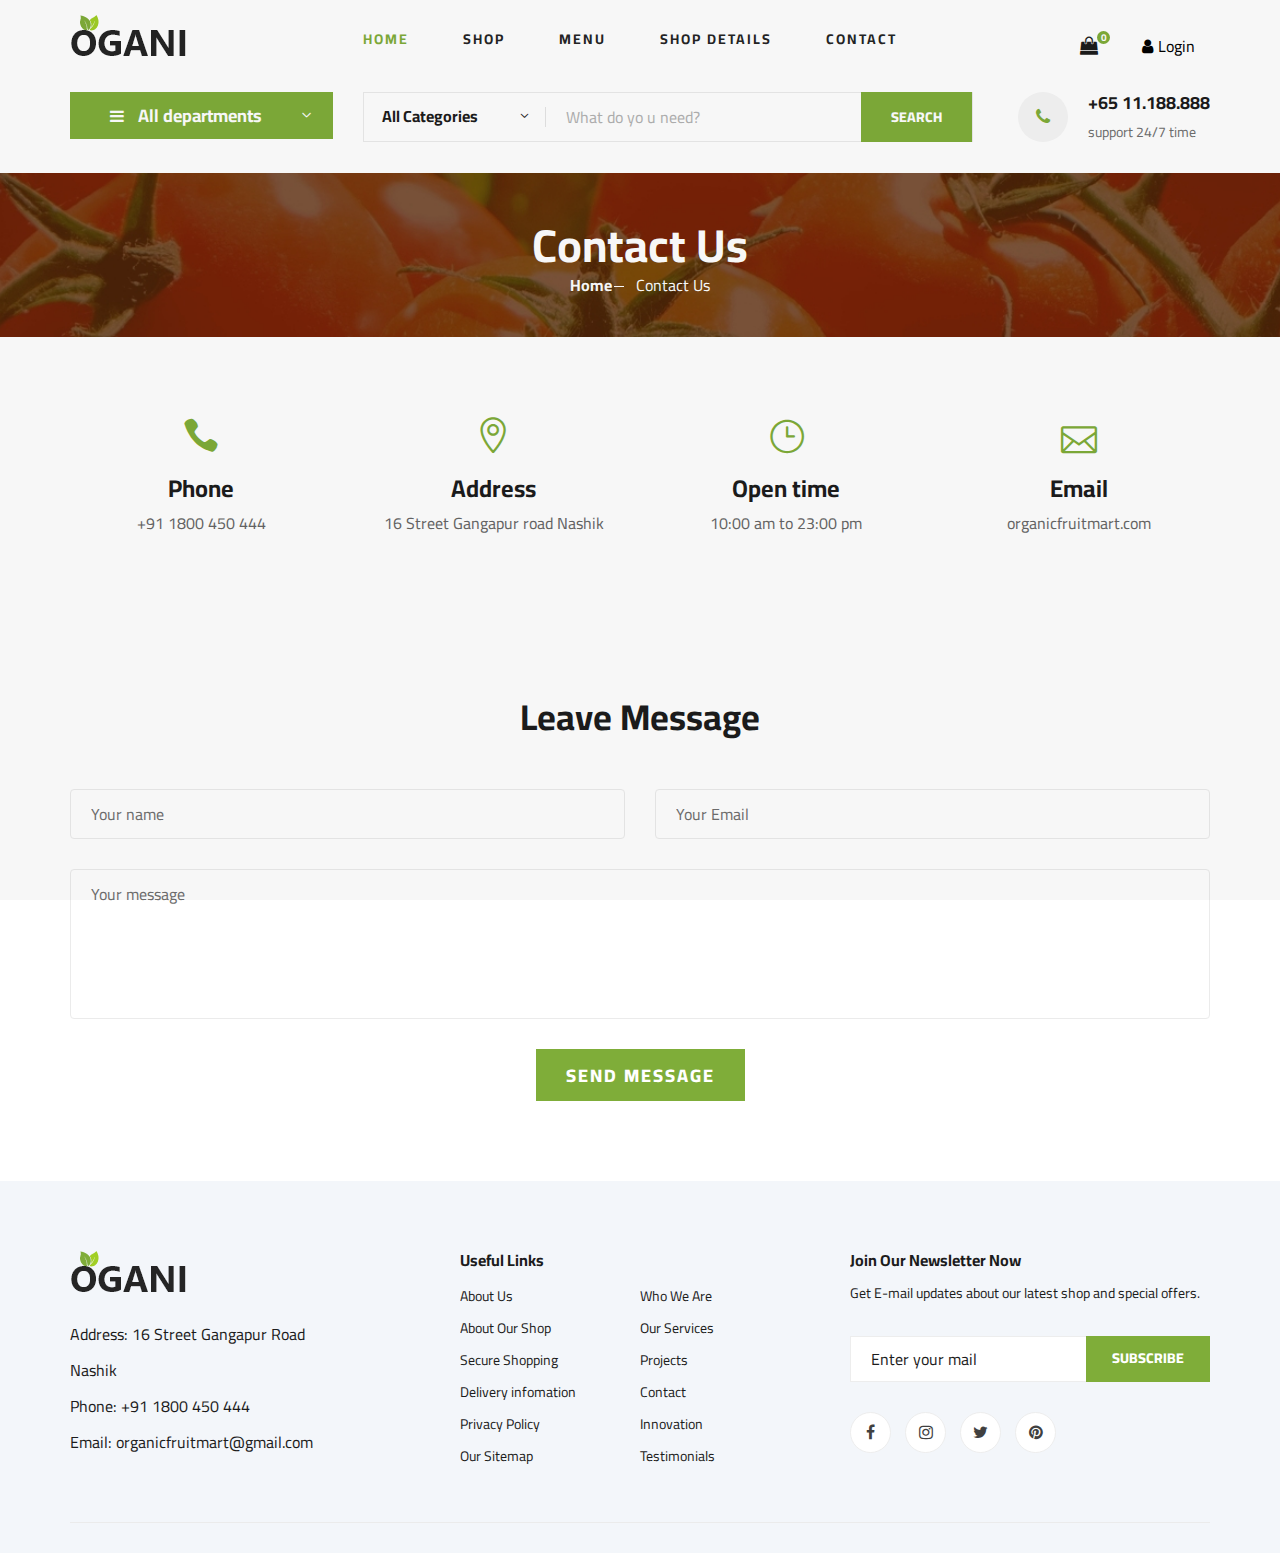
<file: contact.html>
<!DOCTYPE html>
<html lang="zxx">

<head>
    <meta charset="UTF-8">
    <meta name="description" content="Ogani Template">
    <meta name="keywords" content="Ogani, unica, creative, html">
    <meta name="viewport" content="width=device-width, initial-scale=1.0">
    <meta http-equiv="X-UA-Compatible" content="ie=edge">
    <title>Contact</title>

    <!-- Google Font -->
    <link href="https://fonts.googleapis.com/css2?family=Cairo:wght@200;300;400;600;900&display=swap" rel="stylesheet">

    <!-- Css Styles -->
    <link rel="stylesheet" href="css/bootstrap.min.css" type="text/css">
    <link rel="stylesheet" href="css/font-awesome.min.css" type="text/css">
    <link rel="stylesheet" href="css/elegant-icons.css" type="text/css">
    <link rel="stylesheet" href="css/nice-select.css" type="text/css">
    <link rel="stylesheet" href="css/jquery-ui.min.css" type="text/css">
    <link rel="stylesheet" href="css/owl.carousel.min.css" type="text/css">
    <link rel="stylesheet" href="css/slicknav.min.css" type="text/css">
    <link rel="stylesheet" href="css/style.css" type="text/css">
</head>

<body>
    <!-- Page Preloder -->
    <div id="preloder">
        <div class="loader"></div>
    </div>

    <!-- Humberger Begin -->
    <!-- Humberger End -->

    <!-- Header Section Begin -->
    <header class="header">
        <div class="container">
            <div class="row">
                <div class="col-lg-3">
                    <div class="header__logo">
                        <a href="./index.html"><img src="img/logo.png" alt=""></a>
                    </div>
                </div>
                <div class="col-lg-6">
                    <nav class="header__menu">
                        <ul>
                            <li class="active"><a href="./index.html">Home</a></li>
                            <li><a href="./shop-grid.html">Shop</a></li>
                            <li><a href="#">Menu</a>
                                <ul class="header__menu__dropdown">
                                    <li><a href="./shop-details.html">Shop Details</a></li>
                                    <li><a href="./shoping-cart.html">Shoping Cart</a></li>
                                    <li><a href="./checkout.html">Check Out</a></li>
                                    <li><a href="./display_order.php">View Orders</a></li>
                                    
                                </ul>
                            </li>
                            <li><a href="./shop-details.html">Shop Details</a></li>
                            <li><a href="./contact.html">Contact</a></li>
                        </ul>
                    </nav>
                </div>
                <div class="col-lg-3">
                    <div class="header__cart">
                        <ul>
                            <li><a href="shoping-cart.html"><i class="fa fa-shopping-bag"></i> <span>0</span></a></li>
                        </ul>
                        <div class="header__top__right__auth">
                            <button id="headLoginButton" onclick="window.location.href='login.html'" style="color: white;" class="button"> 
                                <i class="fa fa-user"></i> Login
                            </button>
                        </div>
                    </div>
                    
                </div>
            </div>
            <div class="humberger__open">
                <i class="fa fa-bars"></i>
            </div>
        </div>
    </header>
    <!-- Header Section End -->

    <!-- Hero Section Begin -->
    <section class="hero hero-normal">
        <div class="container">
            <div class="row">
                <div class="col-lg-3">
                    <div class="hero__categories">
                        <div class="hero__categories__all">
                            <i class="fa fa-bars"></i>
                            <span>All departments</span>
                        </div>
                        <ul>
                            <li><a href="#">Fresh Meat</a></li>
                            <li><a href="#">Vegetables</a></li>
                            <li><a href="#">Fruit & Nut Gifts</a></li>
                            <li><a href="#">Fresh Berries</a></li>
                            <li><a href="#">Ocean Foods</a></li>
                            <li><a href="#">Butter & Eggs</a></li>
                            <li><a href="#">Fastfood</a></li>
                            <li><a href="#">Fresh Onion</a></li>
                            <li><a href="#">Papayaya & Crisps</a></li>
                            <li><a href="#">Oatmeal</a></li>
                            <li><a href="#">Fresh Bananas</a></li>
                        </ul>
                    </div>
                </div>
                <div class="col-lg-9">
                    <div class="hero__search">
                        <div class="hero__search__form">
                            <form action="#">
                                <div class="hero__search__categories">
                                    All Categories
                                    <span class="arrow_carrot-down"></span>
                                </div>
                                <input type="text" placeholder="What do yo u need?">
                                <button type="submit" class="site-btn">SEARCH</button>
                            </form>
                        </div>
                        <div class="hero__search__phone">
                            <div class="hero__search__phone__icon">
                                <i class="fa fa-phone"></i>
                            </div>
                            <div class="hero__search__phone__text">
                                <h5>+65 11.188.888</h5>
                                <span>support 24/7 time</span>
                            </div>
                        </div>
                    </div>
                </div>
            </div>
        </div>
    </section>
    <!-- Hero Section End -->

    <!-- Breadcrumb Section Begin -->
    <section class="breadcrumb-section set-bg" data-setbg="img/breadcrumb.jpg">
        <div class="container">
            <div class="row">
                <div class="col-lg-12 text-center">
                    <div class="breadcrumb__text">
                        <h2>Contact Us</h2>
                        <div class="breadcrumb__option">
                            <a href="./index.html">Home</a>
                            <span>Contact Us</span>
                        </div>
                    </div>
                </div>
            </div>
        </div>
    </section>
    <!-- Breadcrumb Section End -->

    <!-- Contact Section Begin -->
    <section class="contact spad">
        <div class="container">
            <div class="row">
                <div class="col-lg-3 col-md-3 col-sm-6 text-center">
                    <div class="contact__widget">
                        <span class="icon_phone"></span>
                        <h4>Phone</h4>
                        <p>+91 1800 450 444</p>
                    </div>
                </div>
                <div class="col-lg-3 col-md-3 col-sm-6 text-center">
                    <div class="contact__widget">
                        <span class="icon_pin_alt"></span>
                        <h4>Address</h4>
                        <p>16 Street Gangapur road Nashik </p>
                    </div>
                </div>
                <div class="col-lg-3 col-md-3 col-sm-6 text-center">
                    <div class="contact__widget">
                        <span class="icon_clock_alt"></span>
                        <h4>Open time</h4>
                        <p>10:00 am to 23:00 pm</p>
                    </div>
                </div>
                <div class="col-lg-3 col-md-3 col-sm-6 text-center">
                    <div class="contact__widget">
                        <span class="icon_mail_alt"></span>
                        <h4>Email</h4>
                        <p>organicfruitmart.com</p>
                    </div>
                </div>
            </div>
        </div>
    </section>
    <!-- Contact Section End -->

    <!-- Map Begin -->
    
    <!-- Map End -->

    <!-- Contact Form Begin -->
    <div class="contact-form spad">
        <div class="container">
            <div class="row">
                <div class="col-lg-12">
                    <div class="contact__form__title">
                        <h2>Leave Message</h2>
                    </div>
                </div>
            </div>
            <form action="#">
                <div class="row">
                    <div class="col-lg-6 col-md-6">
                        <input type="text" placeholder="Your name">
                    </div>
                    <div class="col-lg-6 col-md-6">
                        <input type="text" placeholder="Your Email">
                    </div>
                    <div class="col-lg-12 text-center">
                        <textarea placeholder="Your message"></textarea>
                        <button type="submit" class="site-btn">SEND MESSAGE</button>
                    </div>
                </div>
            </form>
        </div>
    </div>
    <!-- Contact Form End -->

    <!-- Footer Section Begin -->
    <footer class="footer spad">
        <div class="container">
            <div class="row">
                <div class="col-lg-3 col-md-6 col-sm-6">
                    <div class="footer__about">
                        <div class="footer__about__logo">
                            <a href="index.html"><img src="img/logo.png" alt=""></a>
                        </div>
                        <ul>
                            <li>Address: 16 Street Gangapur Road Nashik</li>
                            <li>Phone: +91 1800 450 444</li>
                            <li>Email: organicfruitmart@gmail.com</li>
                        </ul>
                    </div>
                </div>
                <div class="col-lg-4 col-md-6 col-sm-6 offset-lg-1">
                    <div class="footer__widget">
                        <h6>Useful Links</h6>
                        <ul>
                            <li><a href="shop-details.html">About Us</a></li>
                            <li><a href="">About Our Shop</a></li>
                            <li><a href="#">Secure Shopping</a></li>
                            <li><a href="#">Delivery infomation</a></li>
                            <li><a href="#">Privacy Policy</a></li>
                            <li><a href="#">Our Sitemap</a></li>
                        </ul>
                        <ul>
                            <li><a href="#">Who We Are</a></li>
                            <li><a href="#">Our Services</a></li>
                            <li><a href="#">Projects</a></li>
                            <li><a href="contact.html">Contact</a></li>
                            <li><a href="#">Innovation</a></li>
                            <li><a href="#">Testimonials</a></li>
                        </ul>
                    </div>
                </div>
                <div class="col-lg-4 col-md-12">
                    <div class="footer__widget">
                        <h6>Join Our Newsletter Now</h6>
                        <p>Get E-mail updates about our latest shop and special offers.</p>
                        <form action="#">
                            <input type="text" placeholder="Enter your mail">
                            <button type="submit" class="site-btn">Subscribe</button>
                        </form>
                        <div class="footer__widget__social">
                            <a href="#"><i class="fa fa-facebook"></i></a>
                            <a href="#"><i class="fa fa-instagram"></i></a>
                            <a href="#"><i class="fa fa-twitter"></i></a>
                            <a href="#"><i class="fa fa-pinterest"></i></a>
                        </div>
                    </div>
                </div>
            </div>
            <div class="row">
                <div class="col-lg-12">
                    <div class="footer__copyright">
                       
                    </div>
                </div>
            </div>
        </div>
    </footer>
    <!-- Footer Section End -->

    <!-- Js Plugins -->
    <script src="js/jquery-3.3.1.min.js"></script>
    <script src="js/bootstrap.min.js"></script>
    <script src="js/jquery.nice-select.min.js"></script>
    <script src="js/jquery-ui.min.js"></script>
    <script src="js/jquery.slicknav.js"></script>
    <script src="js/mixitup.min.js"></script>
    <script src="js/owl.carousel.min.js"></script>
    <script src="js/main.js"></script>
    <script src="js/logcheck.js"></script>



</body>

</html>
</file>
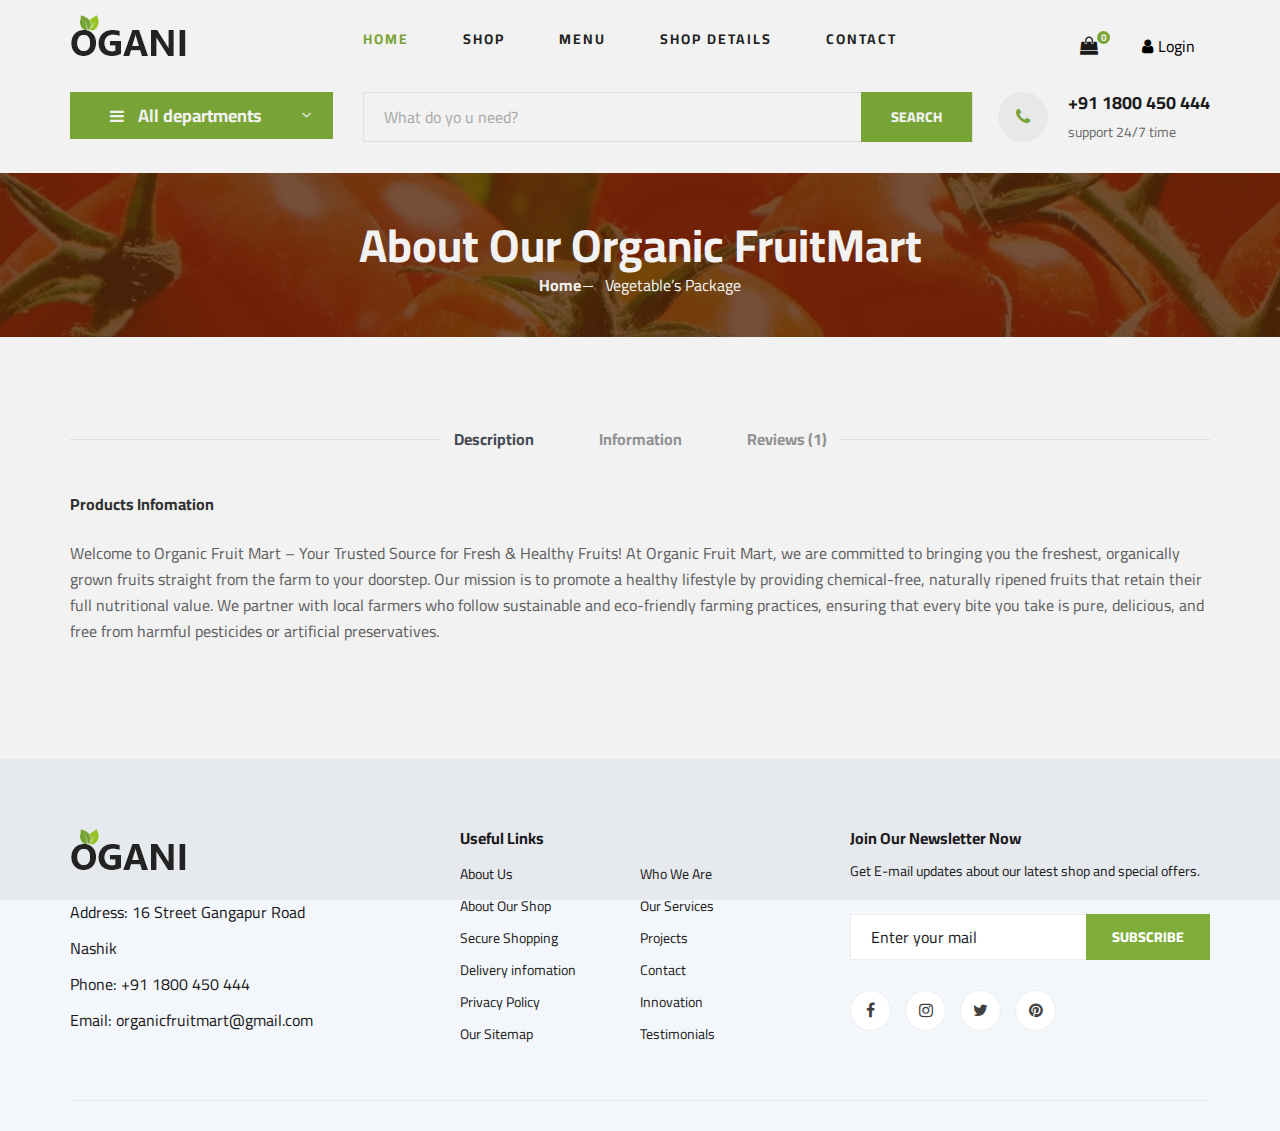
<file: shop-details.html>
<!DOCTYPE html>
<html lang="zxx">

<head>
    <meta charset="UTF-8">
    <meta name="description" content="Ogani Template">
    <meta name="keywords" content="Ogani, unica, creative, html">
    <meta name="viewport" content="width=device-width, initial-scale=1.0">
    <meta http-equiv="X-UA-Compatible" content="ie=edge">
    <title>Shopping</title>

    <!-- Google Font -->
    <link href="https://fonts.googleapis.com/css2?family=Cairo:wght@200;300;400;600;900&display=swap" rel="stylesheet">

    <!-- Css Styles -->
    <link rel="stylesheet" href="css/bootstrap.min.css" type="text/css">
    <link rel="stylesheet" href="css/font-awesome.min.css" type="text/css">
    <link rel="stylesheet" href="css/elegant-icons.css" type="text/css">
    <link rel="stylesheet" href="css/nice-select.css" type="text/css">
    <link rel="stylesheet" href="css/jquery-ui.min.css" type="text/css">
    <link rel="stylesheet" href="css/owl.carousel.min.css" type="text/css">
    <link rel="stylesheet" href="css/slicknav.min.css" type="text/css">
    <link rel="stylesheet" href="css/style.css" type="text/css">
</head>

<body>
    <!-- Page Preloder -->
    <div id="preloder">
        <div class="loader"></div>
    </div>

    <!-- Humberger Begin -->
    <div class="humberger__menu__overlay"></div>
   
    <!-- Humberger End -->

    <!-- Header Section Begin -->
    <header class="header">
      
        <div class="container">
            <div class="row">
                <div class="col-lg-3">
                    <div class="header__logo">
                        <a href="./index.html"><img src="img/logo.png" alt=""></a>
                    </div>
                </div>
                <div class="col-lg-6">
                    <nav class="header__menu">
                        <ul>
                            <li class="active"><a href="./index.html">Home</a></li>
                            <li><a href="./shop-grid.html">Shop</a></li>
                            <li><a href="#">Menu</a>
                                <ul class="header__menu__dropdown">
                                    <li><a href="./shop-details.html">Shop Details</a></li>
                                    <li><a href="./shoping-cart.html">Shoping Cart</a></li>
                                    <li><a href="./checkout.html">Check Out</a></li>
                                    <li><a href="./display_order.php">View Orders</a></li>
                                    
                                </ul>
                            </li>
                            <li><a href="./shop-details.html">Shop Details</a></li>
                            <li><a href="./contact.html">Contact</a></li>
                        </ul>
                    </nav>
                </div>
                <div class="col-lg-3">
                    <div class="header__cart">
                        <ul>
                            <li><a href="shoping-cart.html"><i class="fa fa-shopping-bag"></i> <span>0</span></a></li>
                        </ul>
                        <div class="header__top__right__auth">
                            <button id="headLoginButton" onclick="window.location.href='./login.html'" style="color: white;" class="button"> 
                                <i class="fa fa-user"></i> Login
                            </button>
                        </div>
                    </div>
                    
                </div>
            </div>
            <div class="humberger__open">
                <i class="fa fa-bars"></i>
            </div>
        </div>
    </header>
    <!-- Header Section End -->

    <!-- Hero Section Begin -->
    <section class="hero hero-normal">
        <div class="container">
            <div class="row">
                <div class="col-lg-3">
                    <div class="hero__categories">
                        <div class="hero__categories__all">
                            <i class="fa fa-bars"></i>
                            <span>All departments</span>
                        </div>
                        <ul>
                            <li><a href="#">Fresh Fruits</a></li>
                            <li><a href="#">Fruit & Nut Gifts</a></li>
                            <li><a href="#">Fresh Berries</a></li>
                            <li><a href="#">Dry fruit</a></li>
                            <li><a href="#">Juice</a></li>
                            <li><a href="#">Fruits Sweets</a></li>
                            <li><a href="#">Fruits Juice</a></li>
                            <li><a href="#">Papayaya & Crisps</a></li>
                            <li><a href="#">Oatmeal</a></li>
                            <li><a href="#">Fresh Bananas</a></li>
                        </ul>
                    </div>
                </div>
                <div class="col-lg-9">
                    <div class="hero__search">
                        <div class="hero__search__form">
                            <form action="#">
                                <input type="text" placeholder="What do yo u need?">
                                <button type="submit" class="site-btn">SEARCH</button>
                            </form>
                        </div>
                        <div class="hero__search__phone">
                            <div class="hero__search__phone__icon">
                                <i class="fa fa-phone"></i>
                            </div>
                            <div class="hero__search__phone__text">
                                <h5>+91 1800 450 444</h5>
                                <span>support 24/7 time</span>
                            </div>
                        </div>
                    </div>
                </div>
            </div>
        </div>
    </section>
    <!-- Hero Section End -->

    <!-- Breadcrumb Section Begin -->
    <section class="breadcrumb-section set-bg" data-setbg="img/breadcrumb.jpg">
        <div class="container">
            <div class="row">
                <div class="col-lg-12 text-center">
                    <div class="breadcrumb__text">
                        <h2>About Our Organic FruitMart</h2>
                        <div class="breadcrumb__option">
                            <a href="./index.html">Home</a>
                            
                            <span>Vegetable’s Package</span>
                        </div>
                    </div>
                </div>
            </div>
        </div>
    </section>
    <!-- Breadcrumb Section End -->

    <!-- Product Details Section Begin -->
    <section class="product-details spad">
        <div class="container">
            <div class="row">
                
            
                <div class="col-lg-12">
                    <div class="product__details__tab">
                        <ul class="nav nav-tabs" role="tablist">
                            <li class="nav-item">
                                <a class="nav-link active" data-toggle="tab" href="#tabs-1" role="tab"
                                    aria-selected="true">Description</a>
                            </li>
                            <li class="nav-item">
                                <a class="nav-link" data-toggle="tab" href="#tabs-2" role="tab"
                                    aria-selected="false">Information</a>
                            </li>
                            <li class="nav-item">
                                <a class="nav-link" data-toggle="tab" href="#tabs-3" role="tab"
                                    aria-selected="false">Reviews <span>(1)</span></a>
                            </li>
                        </ul>
                        <div class="tab-content">
                            <div class="tab-pane active" id="tabs-1" role="tabpanel">
                                <div class="product__details__tab__desc">
                                    <h6>Products Infomation</h6>
                                    <p>Welcome to Organic Fruit Mart – Your Trusted Source for Fresh & Healthy Fruits!
                                        At Organic Fruit Mart, we are committed to bringing you the freshest, organically grown fruits straight from the farm to your doorstep. Our mission is to promote a healthy lifestyle by providing chemical-free, naturally ripened fruits that retain their full nutritional value. We partner with local farmers who follow sustainable and eco-friendly farming practices, ensuring that every bite you take is pure, delicious, and free from harmful pesticides or artificial preservatives.</p>
                                </div>
                            </div>
                            <div class="tab-pane" id="tabs-2" role="tabpanel">
                                <div class="product__details__tab__desc">
                                    <h6>Products Infomation</h6>
                                    <p>Why Choose Organic Fruit Mart?
                                        We understand the importance of quality when it comes to your health and well-being. That’s why we carefully source every fruit, ensuring it meets the highest organic standards. Whether you're looking for juicy seasonal fruits, exotic varieties, or daily essentials, we have a wide selection to satisfy your cravings. With our seamless online ordering process and quick delivery service, you can enjoy farm-fresh fruits without stepping out of your home.</p>
                                    <p>.</p>
                                </div>
                            </div>
                            <div class="tab-pane" id="tabs-3" role="tabpanel">
                                <div class="product__details__tab__desc">
                                    <h6>Products Infomation</h6>
                                    <p>Join the Organic Revolution Today!
                                        Choosing organic isn't just about eating healthier—it's about making a positive impact on the environment. By supporting Organic Fruit Mart, you contribute to a sustainable future while enjoying the best nature has to offer. We take pride in offering fresh, flavorful, and ethically sourced fruits that nourish your body and soul. Explore our collection today and experience the goodness of organic living!</p>
                                </div>
                            </div>
                        </div>
                    </div>
                </div>
            </div>
        </div>
    </section>
    <!-- Product Details Section End -->

    <!-- Related Product Section Begin -->

    <!-- Related Product Section End -->

    <!-- Footer Section Begin -->
    <footer class="footer spad">
        <div class="container">
            <div class="row">
                <div class="col-lg-3 col-md-6 col-sm-6">
                    <div class="footer__about">
                        <div class="footer__about__logo">
                            <a href="index.html"><img src="img/logo.png" alt=""></a>
                        </div>
                        <ul>
                            <li>Address: 16 Street Gangapur Road Nashik</li>
                            <li>Phone: +91 1800 450 444</li>
                            <li>Email: organicfruitmart@gmail.com</li>
                        </ul>
                    </div>
                </div>
                <div class="col-lg-4 col-md-6 col-sm-6 offset-lg-1">
                    <div class="footer__widget">
                        <h6>Useful Links</h6>
                        <ul>
                            <li><a href="shop-details.html">About Us</a></li>
                            <li><a href="">About Our Shop</a></li>
                            <li><a href="#">Secure Shopping</a></li>
                            <li><a href="#">Delivery infomation</a></li>
                            <li><a href="#">Privacy Policy</a></li>
                            <li><a href="#">Our Sitemap</a></li>
                        </ul>
                        <ul>
                            <li><a href="#">Who We Are</a></li>
                            <li><a href="#">Our Services</a></li>
                            <li><a href="#">Projects</a></li>
                            <li><a href="contact.html">Contact</a></li>
                            <li><a href="#">Innovation</a></li>
                            <li><a href="#">Testimonials</a></li>
                        </ul>
                    </div>
                </div>
                <div class="col-lg-4 col-md-12">
                    <div class="footer__widget">
                        <h6>Join Our Newsletter Now</h6>
                        <p>Get E-mail updates about our latest shop and special offers.</p>
                        <form action="#">
                            <input type="text" placeholder="Enter your mail">
                            <button type="submit" class="site-btn">Subscribe</button>
                        </form>
                        <div class="footer__widget__social">
                            <a href="#"><i class="fa fa-facebook"></i></a>
                            <a href="#"><i class="fa fa-instagram"></i></a>
                            <a href="#"><i class="fa fa-twitter"></i></a>
                            <a href="#"><i class="fa fa-pinterest"></i></a>
                        </div>
                    </div>
                </div>
            </div>
            <div class="row">
                <div class="col-lg-12">
                    <div class="footer__copyright">
                       
                    </div>
                </div>
            </div>
        </div>
    </footer>
    <!-- Footer Section End -->

    <!-- Js Plugins -->
    <script src="js/jquery-3.3.1.min.js"></script>
    <script src="js/bootstrap.min.js"></script>
    <script src="js/jquery.nice-select.min.js"></script>
    <script src="js/jquery-ui.min.js"></script>
    <script src="js/jquery.slicknav.js"></script>
    <script src="js/mixitup.min.js"></script>
    <script src="js/owl.carousel.min.js"></script>
    <script src="js/main.js"></script>
    <script src="js/logcheck.js"></script>


</body>

</html>
</file>
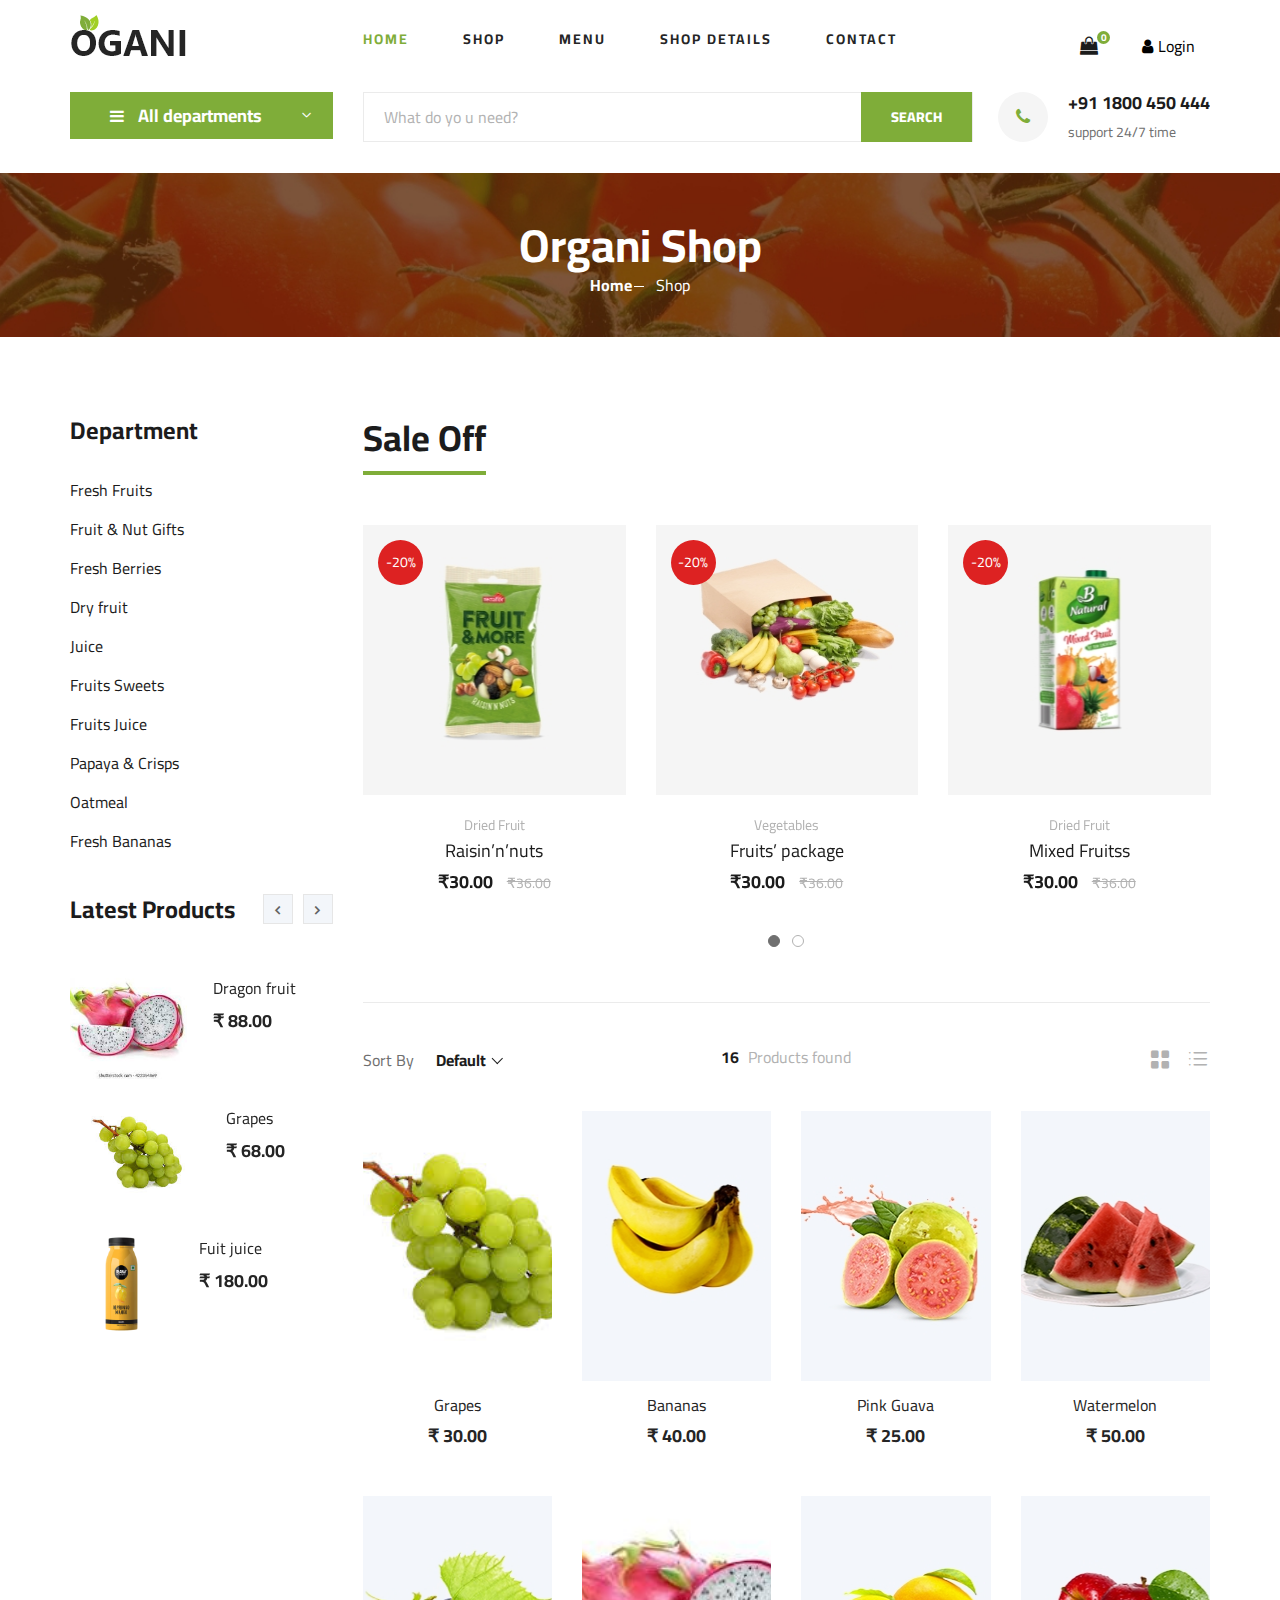
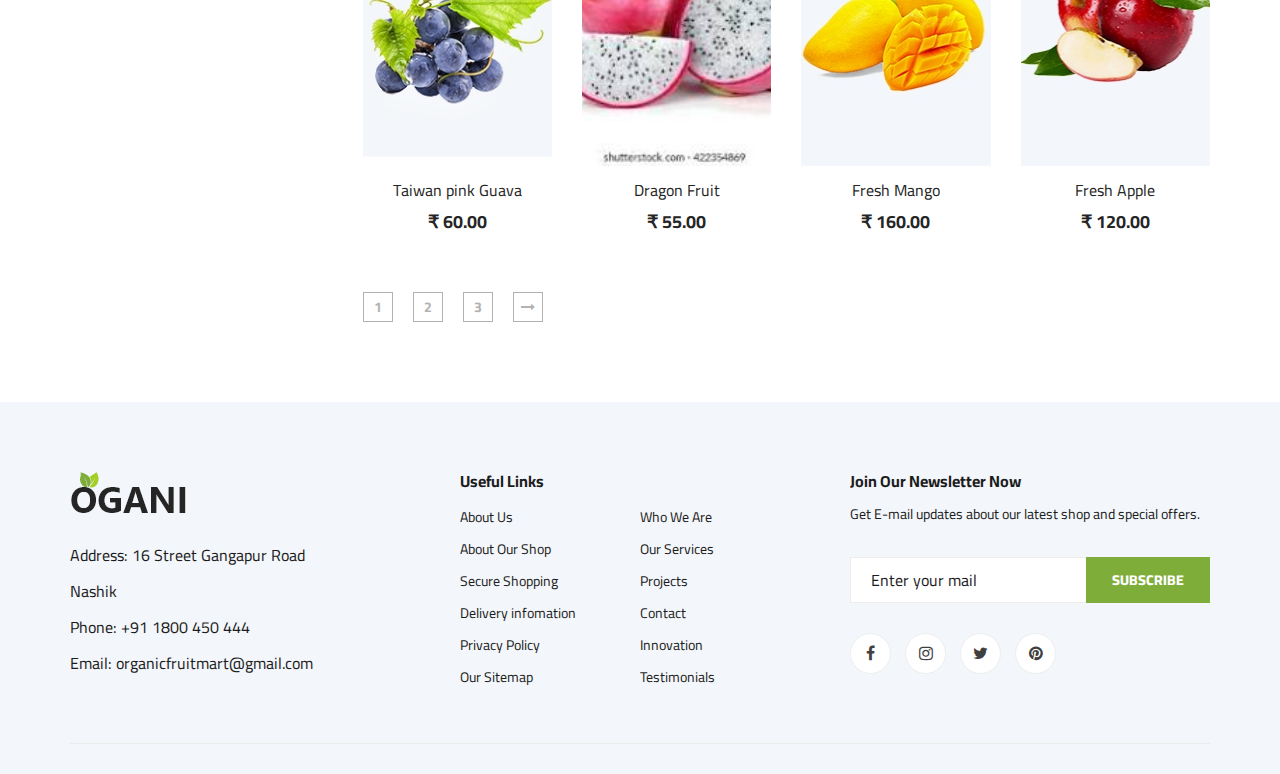
<file: shop-grid.html>
<!DOCTYPE html>
<html lang="zxx">

<head>
    <meta charset="UTF-8">
    <meta name="description" content="Ogani Template">
    <meta name="keywords" content="Ogani, unica, creative, html">
    <meta name="viewport" content="width=device-width, initial-scale=1.0">
    <meta http-equiv="X-UA-Compatible" content="ie=edge">
    <title>Shop</title>

    <!-- Google Font -->
    <link href="https://fonts.googleapis.com/css2?family=Cairo:wght@200;300;400;600;900&display=swap" rel="stylesheet">

    <!-- Css Styles -->
    <link rel="stylesheet" href="css/bootstrap.min.css" type="text/css">
    <link rel="stylesheet" href="css/font-awesome.min.css" type="text/css">
    <link rel="stylesheet" href="css/elegant-icons.css" type="text/css">
    <link rel="stylesheet" href="css/nice-select.css" type="text/css">
    <link rel="stylesheet" href="css/jquery-ui.min.css" type="text/css">
    <link rel="stylesheet" href="css/owl.carousel.min.css" type="text/css">
    <link rel="stylesheet" href="css/slicknav.min.css" type="text/css">
    <link rel="stylesheet" href="css/style.css" type="text/css">
</head>

<body>
    <!-- Page Preloder -->
    <div id="preloder">
        <div class="loader"></div>
    </div>

    <!-- Humberger Begin -->
    <div class="humberger__menu__overlay"></div>
   
    <!-- Humberger End -->

    <!-- Header Section Begin -->
    <header class="header">
      
        <div class="container">
            <div class="row">
                <div class="col-lg-3">
                    <div class="header__logo">
                        <a href="./index.html"><img src="img/logo.png" alt=""></a>
                    </div>
                </div>
                <div class="col-lg-6">
                    <nav class="header__menu">
                        <ul>
                            <li class="active"><a href="./index.html">Home</a></li>
                            <li><a href="./shop-grid.html">Shop</a></li>
                            <li><a href="#">Menu</a>
                                <ul class="header__menu__dropdown">
                                    <li><a href="./shop-details.html">Shop Details</a></li>
                                    <li><a href="./shoping-cart.html">Shoping Cart</a></li>
                                    <li><a href="./checkout.html">Check Out</a></li>
                                    <li><a href="./display_order.php">View Orders</a></li>
                                    
                                </ul>
                            </li>
                            <li><a href="./shop-details.html">Shop Details</a></li>
                            <li><a href="./contact.html">Contact</a></li>
                        </ul>
                    </nav>
                </div>
                <div class="col-lg-3">
                    <div class="header__cart">
                        <ul>
                            <li><a href="shoping-cart.html"><i class="fa fa-shopping-bag"></i> <span>0</span></a></li>
                        </ul>
                        <div class="header__top__right__auth">
                            <button id="headLoginButton" onclick="window.location.href=`./login.html`" style="color: white;"
                        class="button"> <i class="fa fa-user"></i>Login</button>
                        </div>
                    </div>
                    
                </div>
            </div>
            <div class="humberger__open">
                <i class="fa fa-bars"></i>
            </div>
        </div>
    </header>
    <!-- Header Section End -->

    <!-- Hero Section Begin -->
    <section class="hero hero-normal">
        <div class="container">
            <div class="row">
                <div class="col-lg-3">
                    <div class="hero__categories">
                        <div class="hero__categories__all">
                            <i class="fa fa-bars"></i>
                            <span>All departments</span>
                        </div>
                        <ul>
                            <li><a href="#">Fresh Fruits</a></li>
                            <li><a href="#">Fruit & Nut Gifts</a></li>
                            <li><a href="#">Fresh Berries</a></li>
                            <li><a href="#">Dry fruit</a></li>
                            <li><a href="#">Juice</a></li>
                            <li><a href="#">Fruits Sweets</a></li>
                            <li><a href="#">Fruits Juice</a></li>
                            <li><a href="#">Papaya & Crisps</a></li>
                            <li><a href="#">Oatmeal</a></li>
                            <li><a href="#">Fresh Bananas</a></li>
                        </ul>
                    </div>
                </div>
                <div class="col-lg-9">
                    <div class="hero__search">
                        <div class="hero__search__form">
                            <form action="#">
                                <input type="text" placeholder="What do yo u need?">
                                <button type="submit" class="site-btn">SEARCH</button>
                            </form>
                        </div>
                        <div class="hero__search__phone">
                            <div class="hero__search__phone__icon">
                                <i class="fa fa-phone"></i>
                            </div>
                            <div class="hero__search__phone__text">
                                <h5>+91 1800 450 444</h5>
                                <span>support 24/7 time</span>
                            </div>
                        </div>
                    </div>
                </div>
            </div>
        </div>
    </section>
    <!-- Hero Section End -->

    <!-- Breadcrumb Section Begin -->
    <section class="breadcrumb-section set-bg" data-setbg="img/breadcrumb.jpg">
        <div class="container">
            <div class="row">
                <div class="col-lg-12 text-center">
                    <div class="breadcrumb__text">
                        <h2>Organi Shop</h2>
                        <div class="breadcrumb__option">
                            <a href="./index.html">Home</a>
                            <span>Shop</span>
                        </div>
                    </div>
                </div>
            </div>
        </div>
    </section>
    <!-- Breadcrumb Section End -->

    <!-- Product Section Begin -->
    <section class="product spad">
        <div class="container">
            <div class="row">
                <div class="col-lg-3 col-md-5">
                    <div class="sidebar">
                        <div class="sidebar__item">
                            <h4>Department</h4>
                            <ul>
                                <li><a href="#">Fresh Fruits</a></li>
                                <li><a href="#">Fruit & Nut Gifts</a></li>
                                <li><a href="#">Fresh Berries</a></li>
                                <li><a href="#">Dry fruit</a></li>
                                <li><a href="#">Juice</a></li>
                                <li><a href="#">Fruits Sweets</a></li>
                                <li><a href="#">Fruits Juice</a></li>
                                <li><a href="#">Papaya & Crisps</a></li>
                                <li><a href="#">Oatmeal</a></li>
                                <li><a href="#">Fresh Bananas</a></li>
                            </ul>
                        </div>
                        
                        
            
                        <div class="sidebar__item">
                            <div class="latest-product__text">
                                <h4>Latest Products</h4>
                                <div class="latest-product__slider owl-carousel">
                                    <div class="latest-prdouct__slider__item">
                                        <a href="#" class="latest-product__item">
                                            <div class="latest-product__item__pic">
                                                <img src="img/featured/feature-6.jpg" alt="">
                                            </div>
                                            <div class="latest-product__item__text">
                                                <h6>Dragon fruit </h6>
                                                <span>&#8377; 88.00</span>
                                            </div>
                                        </a>
                                        <a href="#" class="latest-product__item">
                                            <div class="latest-product__item__pic">
                                                <img src="img/featured/feature-1.jpg" alt="">
                                            </div>
                                            <div class="latest-product__item__text">
                                                <h6>Grapes </h6>
                                                <span>&#8377; 68.00</span>
                                            </div>
                                        </a>
                                        <a href="#" class="latest-product__item">
                                            <div class="latest-product__item__pic">
                                                <img src="img/featured/feature-9.jpg" alt="">
                                            </div>
                                            <div class="latest-product__item__text">
                                                <h6>Fuit juice</h6>
                                                <span>&#8377; 180.00</span>
                                            </div>
                                        </a>
                                    </div>
                                    <div class="latest-prdouct__slider__item">
                                        <a href="#" class="latest-product__item">
                                            <div class="latest-product__item__pic">
                                                <img src="img/latest-product/lp-4.jpg" alt="">
                                            </div>
                                            <div class="latest-product__item__text">
                                                <h6>Pomegranate</h6>
                                                <span>&#8377; 55.00</span>
                                            </div>
                                        </a>
                                        <a href="#" class="latest-product__item">
                                            <div class="latest-product__item__pic">
                                                <img src="img/latest-product/lp-5.jpg" alt="">
                                            </div>
                                            <div class="latest-product__item__text">
                                                <h6>Pineapple</h6>
                                                <span>&#8377; 60.00</span>
                                            </div>
                                        </a>
                                        <a href="#" class="latest-product__item">
                                            <div class="latest-product__item__pic">
                                                <img src="img/latest-product/lp-6.jpg" alt="">
                                            </div>
                                            <div class="latest-product__item__text">
                                                <h6>Green Apple</h6>
                                                <span>&#8377; 50.00</span>
                                            </div>
                                        </a>
                                    </div>
                                    <div class="latest-prdouct__slider__item">
                                        <a href="#" class="latest-product__item">
                                            <div class="latest-product__item__pic">
                                                <img src="img/latest-product/lp-3.jpg" alt="">
                                            </div>
                                            <div class="latest-product__item__text">
                                                <h6>Strawberry Juice</h6>
                                                <span>&#8377 90.00</span>
                                            </div>
                                        </a>
                                        <a href="#" class="latest-product__item">
                                            <div class="latest-product__item__pic">
                                                <img src="img/latest-product/lp-1.jpg" alt="">
                                            </div>
                                            <div class="latest-product__item__text">
                                                <h6>Apple juice</h6>
                                                <span>&#8377; 130.00</span>
                                            </div>
                                        </a>
                                        <a href="#" class="latest-product__item">
                                            <div class="latest-product__item__pic">
                                                <img src="img/latest-product/lp-10.jpg" alt="">
                                            </div>
                                            <div class="latest-product__item__text">
                                                <h6>strawberry</h6>
                                                <span>&#8377; 75.00</span>
                                            </div>
                                        </a>
                                    </div>
                                </div>
                            </div>
                        </div>
                    </div>
                </div>
                <div class="col-lg-9 col-md-7">
                    <div class="product__discount">
                        <div class="section-title product__discount__title">
                            <h2>Sale Off</h2>
                        </div>
                        <div class="row">
                            <div class="product__discount__slider owl-carousel">
                                <div class="col-lg-4">
                                    <div class="product__discount__item">
                                        <div class="product__discount__item__pic set-bg"
                                            data-setbg="img/product/discount/pd-1.jpg">
                                            <div class="product__discount__percent">-20%</div>
                                            <ul class="product__item__pic__hover">
                                                <li><a href="#"><i class="fa fa-heart"></i></a></li>
                                                <li><a href="#"><i class="fa fa-retweet"></i></a></li>
                                                <li><a href="#"><i class="fa fa-shopping-cart"></i></a></li>
                                            </ul>
                                        </div>
                                        <div class="product__discount__item__text">
                                            <span>Dried Fruit</span>
                                            <h5><a href="#">Raisin’n’nuts</a></h5>
                                            <div class="product__item__price">&#8377;30.00 <span>&#8377;36.00</span></div>
                                        </div>
                                    </div>
                                </div>
                                <div class="col-lg-4">
                                    <div class="product__discount__item">
                                        <div class="product__discount__item__pic set-bg"
                                            data-setbg="img/product/discount/pd-2.jpg">
                                            <div class="product__discount__percent">-20%</div>
                                            <ul class="product__item__pic__hover">
                                                <li><a href="#"><i class="fa fa-heart"></i></a></li>
                                                <li><a href="#"><i class="fa fa-retweet"></i></a></li>
                                                <li><a href="#"><i class="fa fa-shopping-cart"></i></a></li>
                                            </ul>
                                        </div>
                                        <div class="product__discount__item__text">
                                            <span>Vegetables</span>
                                            <h5><a href="#">Fruits’ package</a></h5>
                                            <div class="product__item__price">&#8377;30.00 <span>&#8377;36.00</span></div>
                                        </div>
                                    </div>
                                </div>
                                <div class="col-lg-4">
                                    <div class="product__discount__item">
                                        <div class="product__discount__item__pic set-bg"
                                            data-setbg="img/product/discount/pd-3.jpg">
                                            <div class="product__discount__percent">-20%</div>
                                            <ul class="product__item__pic__hover">
                                                <li><a href="#"><i class="fa fa-heart"></i></a></li>
                                                <li><a href="#"><i class="fa fa-retweet"></i></a></li>
                                                <li><a href="#"><i class="fa fa-shopping-cart"></i></a></li>
                                            </ul>
                                        </div>
                                        <div class="product__discount__item__text">
                                            <span>Dried Fruit</span>
                                            <h5><a href="#">Mixed Fruitss</a></h5>
                                            <div class="product__item__price">&#8377;30.00 <span>&#8377;36.00</span></div>
                                        </div>
                                    </div>
                                </div>
                                <div class="col-lg-4">
                                    <div class="product__discount__item">
                                        <div class="product__discount__item__pic set-bg"
                                            data-setbg="img/product/discount/pd-4.jpg">
                                            <div class="product__discount__percent">-20%</div>
                                            <ul class="product__item__pic__hover">
                                                <li><a href="#"><i class="fa fa-heart"></i></a></li>
                                                <li><a href="#"><i class="fa fa-retweet"></i></a></li>
                                                <li><a href="#"><i class="fa fa-shopping-cart"></i></a></li>
                                            </ul>
                                        </div>
                                        <div class="product__discount__item__text">
                                            <span>Dried Fruit</span>
                                            <h5><a href="#">Mango Spices</a></h5>
                                            <div class="product__item__price">&#8377;30.00 <span>&#8377;36.00</span></div>
                                        </div>
                                    </div>
                                </div>
                                <div class="col-lg-4">
                                    <div class="product__discount__item">
                                        <div class="product__discount__item__pic set-bg"
                                            data-setbg="img/product/discount/pd-6.jpg">
                                            <div class="product__discount__percent">-20%</div>
                                            <ul class="product__item__pic__hover">
                                                <li><a href="#"><i class="fa fa-heart"></i></a></li>
                                                <li><a href="#"><i class="fa fa-retweet"></i></a></li>
                                                <li><a href="#"><i class="fa fa-shopping-cart"></i></a></li>
                                            </ul>
                                        </div>
                                        <div class="product__discount__item__text">
                                            <span>Dried Fruit</span>
                                            <h5><a href="#">Raisin’n’nuts</a></h5>
                                            <div class="product__item__price">&#8377;30.00 <span>&#8377;36.00</span></div>
                                        </div>
                                    </div>
                                </div>
                            </div>
                        </div>
                    </div>
                    <div class="filter__item">
                        <div class="row">
                            <div class="col-lg-4 col-md-5">
                                <div class="filter__sort">
                                    <span>Sort By</span>
                                    <select>
                                        <option value="0">Default</option>
                                        <option value="0">Default</option>
                                    </select>
                                </div>
                            </div>
                            <div class="col-lg-4 col-md-4">
                                <div class="filter__found">
                                    <h6><span>16</span> Products found</h6>
                                </div>
                            </div>
                            <div class="col-lg-4 col-md-3">
                                <div class="filter__option">
                                    <span class="icon_grid-2x2"></span>
                                    <span class="icon_ul"></span>
                                </div>
                            </div>
                        </div>
                    </div>
                    <div class="row featured__filter">
                        <div class="col-lg-3 col-md-4 col-sm-6 mix oranges fresh-meat">
                            <div class="featured__item">
                                <!-- <div class="featured__item__pic set-bg" data-setbg="img/featured/feature-1.jpg">
                                    <ul class="featured__item__pic__hover">
                                        <li><a href="#"><i class="fa fa-heart"></i></a></li>
                                        <li><a href="#"><i class="fa fa-retweet"></i></a></li>
                                        <li><a href="#"><i class="fa fa-shopping-cart"></i></a></li>
                                    </ul>
                                </div> -->
                                <div class="featured__item__pic set-bg" data-setbg="img/featured/feature-1.jpg">
                                    <ul class="featured__item__pic__hover">
                                        <li><button><i class="fa fa-heart"></i></button></li>
                                        <li><button><i class="fa fa-retweet"></i></button></li>
                                        <li><button class="add-to-cart" onclick="addToCart(1, 'Grapes', 50.00, './img/featured/feature-1.jpg', 1)"><i class="fa fa-shopping-cart"></i></button></li>
                                    </ul>
                                </div>
                                
                                <div class="featured__item__text">
                                    <h6><a href="#">Grapes</a></h6>
                                    <h5>&#8377; 30.00</h5>
                                </div>
                            </div>
                        </div>
                        <div class="col-lg-3 col-md-4 col-sm-6 mix vegetables fastfood">
                            <div class="featured__item">
                                <div class="featured__item__pic set-bg" data-setbg="img/featured/feature-2.jpg">
                                    <ul class="featured__item__pic__hover">
                                        <li><button><i class="fa fa-heart"></i></button></li>
                                        <li><button><i class="fa fa-retweet"></i></button></li>
                                        <li><button class="add-to-cart" onclick="addToCart(1, 'Bananas', 40.00, './img/featured/feature-1.jpg', 2)"><i class="fa fa-shopping-cart"></i></button></li>
                                    </ul>
                                </div>
                                <div class="featured__item__text">
                                    <h6><a href="#">Bananas</a></h6>
                                    <h5>&#8377; 40.00</h5>
                                </div>
                            </div>
                        </div>
                        <div class="col-lg-3 col-md-4 col-sm-6 mix vegetables fresh-meat">
                            <div class="featured__item">
                                <div class="featured__item__pic set-bg" data-setbg="img/featured/feature-3.jpg">
                                    <ul class="featured__item__pic__hover">
                                        <li><button><i class="fa fa-heart"></i></button></li>
                                        <li><button><i class="fa fa-retweet"></i></button></li>
                                        <li><button class="add-to-cart"><i class="fa fa-shopping-cart"></i></button></li>
                                    </ul>
                                </div>
                                <div class="featured__item__text">
                                    <h6><a href="#">Pink Guava</a></h6>
                                    <h5>&#8377; 25.00</h5>
                                </div>
                            </div>
                        </div>
                        <div class="col-lg-3 col-md-4 col-sm-6 mix fastfood oranges">
                            <div class="featured__item">
                                <div class="featured__item__pic set-bg" data-setbg="img/featured/feature-4.jpg">
                                    <ul class="featured__item__pic__hover">
                                        <li><button><i class="fa fa-heart"></i></button></li>
                                        <li><button><i class="fa fa-retweet"></i></button></li>
                                        <li><button class="add-to-cart"><i class="fa fa-shopping-cart"></i></button></li>
                                    </ul>
                                </div>
                                <div class="featured__item__text">
                                    <h6><a href="#">Watermelon</a></h6>
                                    <h5>&#8377; 50.00</h5>
                                </div>
                            </div>
                        </div>
                        <div class="col-lg-3 col-md-4 col-sm-6 mix fresh-meat vegetables">
                            <div class="featured__item">
                                <div class="featured__item__pic set-bg" data-setbg="img/featured/feature-5.jpg">
                                    <ul class="featured__item__pic__hover">
                                        <li><button><i class="fa fa-heart"></i></button></li>
                                        <li><button><i class="fa fa-retweet"></i></button></li>
                                        <li><button class="add-to-cart"><i class="fa fa-shopping-cart"></i></button></li>
                                    </ul>
                                </div>
                                <div class="featured__item__text">
                                    <h6><a href="#">Taiwan pink Guava</a></h6>
                                    <h5>&#8377; 60.00</h5>
                                </div>
                            </div>
                        </div>
                        <div class="col-lg-3 col-md-4 col-sm-6 mix oranges fastfood">
                            <div class="featured__item">
                                <div class="featured__item__pic set-bg" data-setbg="img/featured/feature-6.jpg">
                                    <ul class="featured__item__pic__hover">
                                        <li><button><i class="fa fa-heart"></i></button></li>
                                        <li><button><i class="fa fa-retweet"></i></button></li>
                                        <li><button class="add-to-cart"><i class="fa fa-shopping-cart"></i></button></li>
                                    </ul>
                                </div>
                                <div class="featured__item__text">
                                    <h6><a href="#">Dragon Fruit</a></h6>
                                    <h5>&#8377; 55.00</h5>
                                </div>
                            </div>
                        </div>
                        <div class="col-lg-3 col-md-4 col-sm-6 mix fresh-meat vegetables">
                            <div class="featured__item">
                                <div class="featured__item__pic set-bg" data-setbg="img/featured/feature-7.jpg">
                                    <ul class="featured__item__pic__hover">
                                        <li><button><i class="fa fa-heart"></i></button></li>
                                        <li><button><i class="fa fa-retweet"></i></button></li>
                                        <li><button class="add-to-cart"><i class="fa fa-shopping-cart"></i></button></li>
                                    </ul>
                                </div>
                                <div class="featured__item__text">
                                    <h6><a href="#">Fresh Mango</a></h6>
                                    <h5>&#8377; 160.00</h5>
                                </div>
                            </div>
                        </div>
                        <div class="col-lg-3 col-md-4 col-sm-6 mix fastfood vegetables">
                            <div class="featured__item">
                                <div class="featured__item__pic set-bg" data-setbg="img/featured/feature-8.jpg">
                                    <ul class="featured__item__pic__hover">
                                        <li><button><i class="fa fa-heart"></i></button></li>
                                        <li><button><i class="fa fa-retweet"></i></button></li>
                                        <li><button class="add-to-cart"><i class="fa fa-shopping-cart"></i></button></li>
                                    </ul>
                                </div>
                                <div class="featured__item__text">
                                    <h6><a href="#">Fresh Apple</a></h6>
                                    <h5>&#8377; 120.00</h5>
                                </div>
                            </div>
                        </div>
                    </div>
                    <div class="product__pagination">
                        <a href="#">1</a>
                        <a href="#">2</a>
                        <a href="#">3</a>
                        <a href="#"><i class="fa fa-long-arrow-right"></i></a>
                    </div>
                </div>
            </div>
        </div>
    </section>
    <!-- Product Section End -->

    <!-- Footer Section Begin -->
    <footer class="footer spad">
        <div class="container">
            <div class="row">
                <div class="col-lg-3 col-md-6 col-sm-6">
                    <div class="footer__about">
                        <div class="footer__about__logo">
                            <a href="index.html"><img src="img/logo.png" alt=""></a>
                        </div>
                        <ul>
                            <li>Address: 16 Street Gangapur Road Nashik</li>
                            <li>Phone: +91 1800 450 444</li>
                            <li>Email: organicfruitmart@gmail.com</li>
                        </ul>
                    </div>
                </div>
                <div class="col-lg-4 col-md-6 col-sm-6 offset-lg-1">
                    <div class="footer__widget">
                        <h6>Useful Links</h6>
                        <ul>
                            <li><a href="shop-details.html">About Us</a></li>
                            <li><a href="">About Our Shop</a></li>
                            <li><a href="#">Secure Shopping</a></li>
                            <li><a href="#">Delivery infomation</a></li>
                            <li><a href="#">Privacy Policy</a></li>
                            <li><a href="#">Our Sitemap</a></li>
                        </ul>
                        <ul>
                            <li><a href="#">Who We Are</a></li>
                            <li><a href="#">Our Services</a></li>
                            <li><a href="#">Projects</a></li>
                            <li><a href="contact.html">Contact</a></li>
                            <li><a href="#">Innovation</a></li>
                            <li><a href="#">Testimonials</a></li>
                        </ul>
                    </div>
                </div>
                <div class="col-lg-4 col-md-12">
                    <div class="footer__widget">
                        <h6>Join Our Newsletter Now</h6>
                        <p>Get E-mail updates about our latest shop and special offers.</p>
                        <form action="#">
                            <input type="text" placeholder="Enter your mail">
                            <button type="submit" class="site-btn">Subscribe</button>
                        </form>
                        <div class="footer__widget__social">
                            <a href="#"><i class="fa fa-facebook"></i></a>
                            <a href="#"><i class="fa fa-instagram"></i></a>
                            <a href="#"><i class="fa fa-twitter"></i></a>
                            <a href="#"><i class="fa fa-pinterest"></i></a>
                        </div>
                    </div>
                </div>
            </div>
            <div class="row">
                <div class="col-lg-12">
                    <div class="footer__copyright">
                       
                    </div>
                </div>
            </div>
        </div>
    </footer>
    <!-- Footer Section End -->

    <!-- Js Plugins -->
    <script src="js/jquery-3.3.1.min.js"></script>
    <script src="js/bootstrap.min.js"></script>
    <script src="js/jquery.nice-select.min.js"></script>
    <script src="js/jquery-ui.min.js"></script>
    <script src="js/jquery.slicknav.js"></script>
    <script src="js/mixitup.min.js"></script>
    <script src="js/owl.carousel.min.js"></script>
    <script src="js/main.js"></script>
    <script src="js/cart.js"></script>
    <script src="js/logcheck.js"></script>


</body>

</html>
</file>
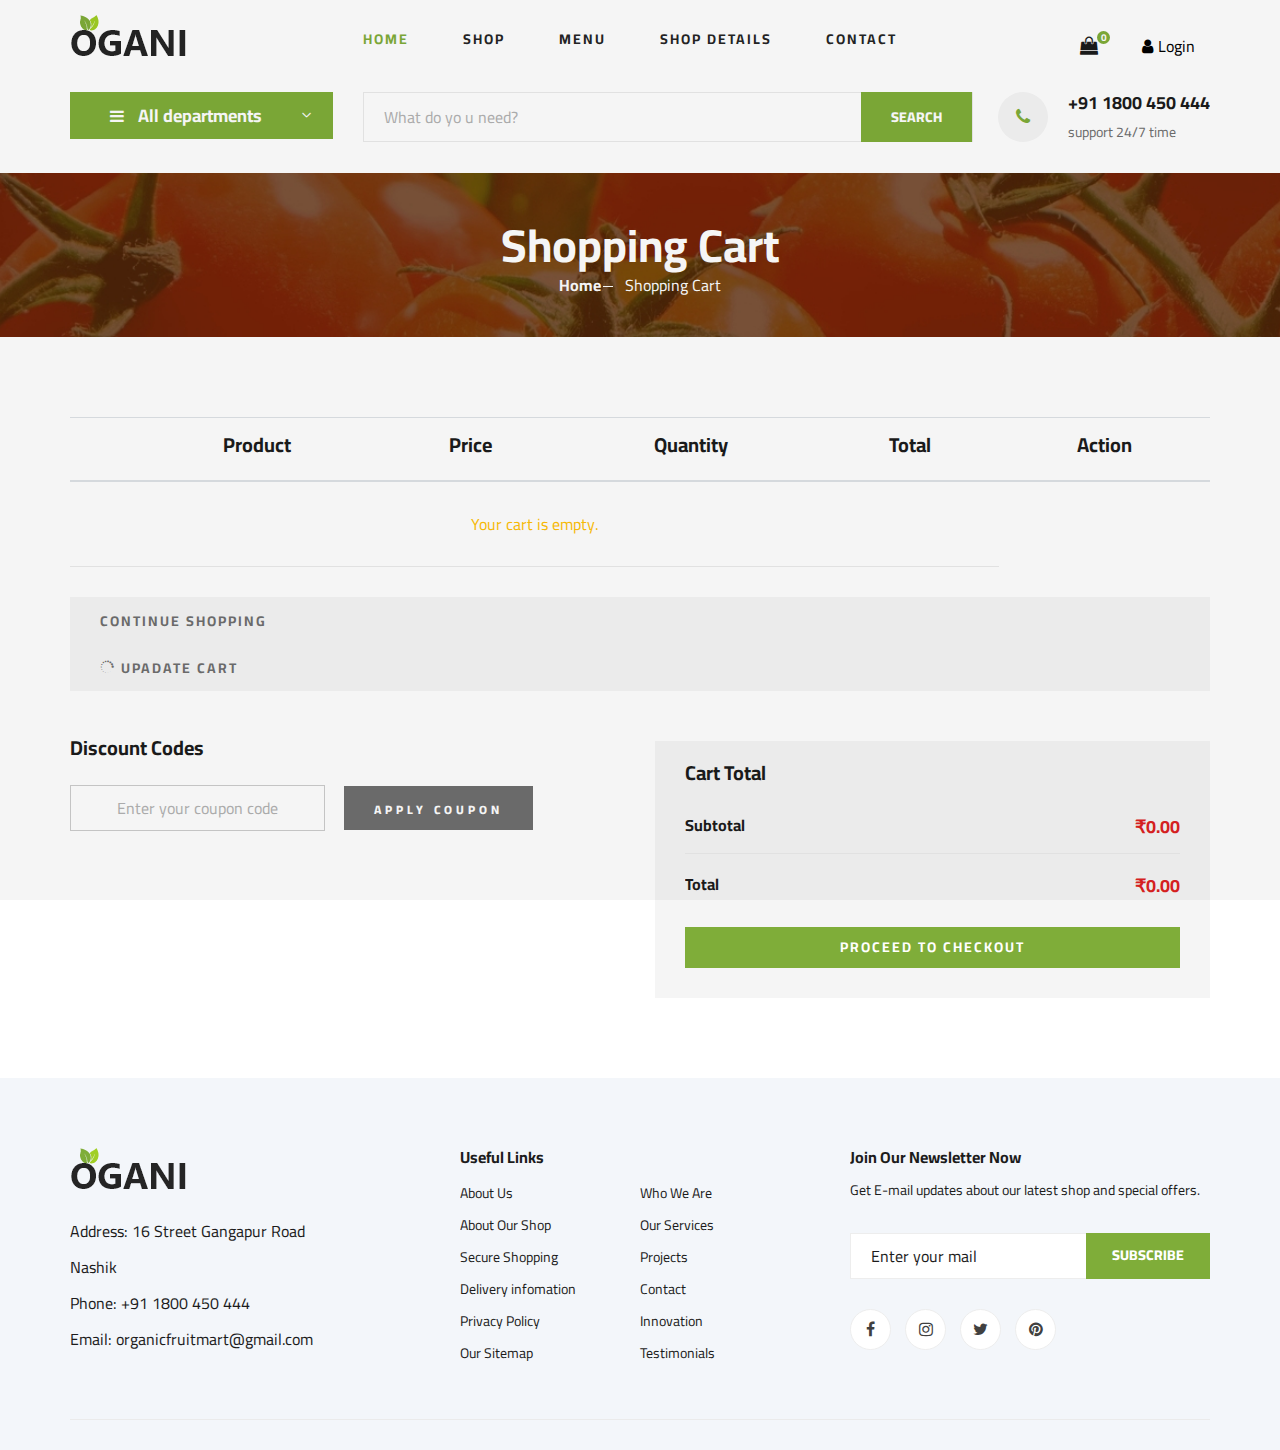
<file: shoping-cart.html>
<!DOCTYPE html>
<html lang="zxx">

<head>
    <meta charset="UTF-8">
    <meta name="description" content="Ogani Template">
    <meta name="keywords" content="Ogani, unica, creative, html">
    <meta name="viewport" content="width=device-width, initial-scale=1.0">
    <meta http-equiv="X-UA-Compatible" content="ie=edge">
    <title>Your Cart</title>

    <!-- Google Font -->
    <link href="https://fonts.googleapis.com/css2?family=Cairo:wght@200;300;400;600;900&display=swap" rel="stylesheet">

    <!-- Css Styles -->
    <link rel="stylesheet" href="css/bootstrap.min.css" type="text/css">
    <link rel="stylesheet" href="css/font-awesome.min.css" type="text/css">
    <link rel="stylesheet" href="css/elegant-icons.css" type="text/css">
    <link rel="stylesheet" href="css/nice-select.css" type="text/css">
    <link rel="stylesheet" href="css/jquery-ui.min.css" type="text/css">
    <link rel="stylesheet" href="css/owl.carousel.min.css" type="text/css">
    <link rel="stylesheet" href="css/slicknav.min.css" type="text/css">
    <link rel="stylesheet" href="css/style.css" type="text/css">
</head>

<body>
    <!-- Page Preloder -->
    <div id="preloder">
        <div class="loader"></div>
    </div>

    <!-- Humberger Begin -->
    <div class="humberger__menu__overlay"></div>
    
    <!-- Humberger End -->

    <!-- Header Section Begin -->
    <header class="header">
      
        <div class="container">
            <div class="row">
                <div class="col-lg-3">
                    <div class="header__logo">
                        <a href="./index.html"><img src="img/logo.png" alt=""></a>
                    </div>
                </div>
                <div class="col-lg-6">
                    <nav class="header__menu">
                        <ul>
                            <li class="active"><a href="./index.html">Home</a></li>
                            <li><a href="./shop-grid.html">Shop</a></li>
                            <li><a href="#">Menu</a>
                                <ul class="header__menu__dropdown">
                                    <li><a href="./shop-details.html">Shop Details</a></li>
                                    <li><a href="./shoping-cart.html">Shoping Cart</a></li>
                                    <li><a href="./checkout.html">Check Out</a></li>
                                    
                                </ul>
                            </li>
                            <li><a href="./shop-details.html">Shop Details</a></li>
                            <li><a href="./contact.html">Contact</a></li>
                        </ul>
                    </nav>
                </div>
                <div class="col-lg-3">
                    <div class="header__cart">
                        <ul>
                            <li><a href="shoping-cart.html"><i class="fa fa-shopping-bag"></i> <span>0</span></a></li>
                        </ul>
                        <div class="header__top__right__auth">
                            <button id="headLoginButton" onclick="window.location.href='./login.html'" style="color: white;" class="button"> 
                                <i class="fa fa-user"></i> Login
                            </button>
                        </div>
                    </div>
                    
                </div>
            </div>
            <div class="humberger__open">
                <i class="fa fa-bars"></i>
            </div>
        </div>
    </header>
    <!-- Header Section End -->

    <!-- Hero Section Begin -->
    <section class="hero hero-normal">
        <div class="container">
            <div class="row">
                <div class="col-lg-3">
                    <div class="hero__categories">
                        <div class="hero__categories__all">
                            <i class="fa fa-bars"></i>
                            <span>All departments</span>
                        </div>
                        <ul>
                            <li><a href="#">Fresh Fruits</a></li>
                            <li><a href="#">Fruit & Nut Gifts</a></li>
                            <li><a href="#">Fresh Berries</a></li>
                            <li><a href="#">Dry fruit</a></li>
                            <li><a href="#">Juice</a></li>
                            <li><a href="#">Fruits Sweets</a></li>
                            <li><a href="#">Fruits Juice</a></li>
                            <li><a href="#">Papayaya & Crisps</a></li>
                            <li><a href="#">Oatmeal</a></li>
                            <li><a href="#">Fresh Bananas</a></li>
                        </ul>
                    </div>
                </div>
                <div class="col-lg-9">
                    <div class="hero__search">
                        <div class="hero__search__form">
                            <form action="#">
                                <input type="text" placeholder="What do yo u need?">
                                <button type="submit" class="site-btn">SEARCH</button>
                            </form>
                        </div>
                        <div class="hero__search__phone">
                            <div class="hero__search__phone__icon">
                                <i class="fa fa-phone"></i>
                            </div>
                            <div class="hero__search__phone__text">
                                <h5>+91 1800 450 444</h5>
                                <span>support 24/7 time</span>
                            </div>
                        </div>
                    </div>
                </div>
            </div>
        </div>
    </section>
    <!-- Hero Section End -->

    <!-- Breadcrumb Section Begin -->
    <section class="breadcrumb-section set-bg" data-setbg="img/breadcrumb.jpg">
        <div class="container">
            <div class="row">
                <div class="col-lg-12 text-center">
                    <div class="breadcrumb__text">
                        <h2>Shopping Cart</h2>
                        <div class="breadcrumb__option">
                            <a href="./index.html">Home</a>
                            <span>Shopping Cart</span>
                        </div>
                    </div>
                </div>
            </div>
        </div>
    </section>
    <!-- Breadcrumb Section End -->

    <!-- Shoping Cart Section Begin -->
    <section class="shoping-cart spad">
        <div class="container">
            <div class="row">
                <div class="col-lg-12">
                    <div class="shoping__cart__table">
                        <!-- <table>
                            <thead>
                                <tr>
                                    <th class="shoping__product">Products</th>
                                    <th>Price</th>
                                    <th>Quantity</th>
                                    <th>Total</th>
                                    <th></th>
                                </tr>
                            </thead>
                            <tbody>
                                <tr>
                                    <td class="shoping__cart__item">
                                        <img src="img/cart/cart-1.jpg" alt="">
                                        <h5>Vegetable’s Package</h5>
                                    </td>
                                    <td class="shoping__cart__price">
                                        $55.00
                                    </td>
                                    <td class="shoping__cart__quantity">
                                        <div class="quantity">
                                            <div class="pro-qty">
                                                <input type="text" value="1">
                                            </div>
                                        </div>
                                    </td>
                                    <td class="shoping__cart__total">
                                        $110.00
                                    </td>
                                    <td class="shoping__cart__item__close">
                                        <span class="icon_close"></span>
                                    </td>
                                </tr>
                                <tr>
                                    <td class="shoping__cart__item">
                                        <img src="img/cart/cart-2.jpg" alt="">
                                        <h5>Fresh Garden Vegetable</h5>
                                    </td>
                                    <td class="shoping__cart__price">
                                        $39.00
                                    </td>
                                    <td class="shoping__cart__quantity">
                                        <div class="quantity">
                                            <div class="pro-qty">
                                                <input type="text" value="1">
                                            </div>
                                        </div>
                                    </td>
                                    <td class="shoping__cart__total">
                                        $39.99
                                    </td>
                                    <td class="shoping__cart__item__close">
                                        <span class="icon_close"></span>
                                    </td>
                                </tr>
                                <tr>
                                    <td class="shoping__cart__item">
                                        <img src="img/cart/cart-3.jpg" alt="">
                                        <h5>Organic Bananas</h5>
                                    </td>
                                    <td class="shoping__cart__price">
                                        $69.00
                                    </td>
                                    <td class="shoping__cart__quantity">
                                        <div class="quantity">
                                            <div class="pro-qty">
                                                <input type="text" value="1">
                                            </div>
                                        </div>
                                    </td>
                                    <td class="shoping__cart__total">
                                        $69.99
                                    </td>
                                    <td class="shoping__cart__item__close">
                                        <span class="icon_close"></span>
                                    </td>
                                </tr>
                            </tbody>
                        </table> -->

                        <table class="table">
                            <thead>
                                <tr>
                                    <th></th>
                                    <th>Product</th>
                                    <th>Price</th>
                                    <th>Quantity</th>
                                    <th>Total</th>
                                    <th>Action</th>
                                    
                                </tr>
                            </thead>
                            <tbody id="cart-items">
                                <!-- Cart items will be inserted here dynamically -->
                            </tbody>
                        </table>
                    </div>
                </div>
            </div>
            <div class="row">
                <div class="col-lg-12">
                    <div class="shoping__cart__btns">
                        <a href="#" class="primary-btn cart-btn">CONTINUE SHOPPING</a>
                        <a href="#" class="primary-btn cart-btn cart-btn-right"><span class="icon_loading"></span>
                            Upadate Cart</a>
                    </div>
                </div>
                <div class="col-lg-6">
                    <div class="shoping__continue">
                        <div class="shoping__discount">
                            <h5>Discount Codes</h5>
                            <form action="#">
                                <input type="text" placeholder="Enter your coupon code">
                                <button type="submit" class="site-btn">APPLY COUPON</button>
                            </form>
                        </div>
                    </div>
                </div>
                <div class="col-lg-6">
                    <div class="shoping__checkout">
                        <h5>Cart Total</h5>
                        <ul>
                            <li>Subtotal <span></span></li>
                            <li>Total <span></span></li>
                        </ul>
                        <!-- <a href="./checkout.html" class="primary-btn">PROCEED TO CHECKOUT</a> -->
                        <button class="primary-btn">PROCEED TO CHECKOUT</button>
                    </div>
                </div>
            </div>
        </div>
    </section>
    <!-- Shoping Cart Section End -->

    <!-- Footer Section Begin -->
    <footer class="footer spad">
        <div class="container">
            <div class="row">
                <div class="col-lg-3 col-md-6 col-sm-6">
                    <div class="footer__about">
                        <div class="footer__about__logo">
                            <a href="index.html"><img src="img/logo.png" alt=""></a>
                        </div>
                        <ul>
                            <li>Address: 16 Street Gangapur Road Nashik</li>
                            <li>Phone: +91 1800 450 444</li>
                            <li>Email: organicfruitmart@gmail.com</li>
                        </ul>
                    </div>
                </div>
                <div class="col-lg-4 col-md-6 col-sm-6 offset-lg-1">
                    <div class="footer__widget">
                        <h6>Useful Links</h6>
                        <ul>
                            <li><a href="shop-details.html">About Us</a></li>
                            <li><a href="">About Our Shop</a></li>
                            <li><a href="#">Secure Shopping</a></li>
                            <li><a href="#">Delivery infomation</a></li>
                            <li><a href="#">Privacy Policy</a></li>
                            <li><a href="#">Our Sitemap</a></li>
                        </ul>
                        <ul>
                            <li><a href="#">Who We Are</a></li>
                            <li><a href="#">Our Services</a></li>
                            <li><a href="#">Projects</a></li>
                            <li><a href="contact.html">Contact</a></li>
                            <li><a href="#">Innovation</a></li>
                            <li><a href="#">Testimonials</a></li>
                        </ul>
                    </div>
                </div>
                <div class="col-lg-4 col-md-12">
                    <div class="footer__widget">
                        <h6>Join Our Newsletter Now</h6>
                        <p>Get E-mail updates about our latest shop and special offers.</p>
                        <form action="#">
                            <input type="text" placeholder="Enter your mail">
                            <button type="submit" class="site-btn">Subscribe</button>
                        </form>
                        <div class="footer__widget__social">
                            <a href="#"><i class="fa fa-facebook"></i></a>
                            <a href="#"><i class="fa fa-instagram"></i></a>
                            <a href="#"><i class="fa fa-twitter"></i></a>
                            <a href="#"><i class="fa fa-pinterest"></i></a>
                        </div>
                    </div>
                </div>
            </div>
            <div class="row">
                <div class="col-lg-12">
                    <div class="footer__copyright">
                       
                    </div>
                </div>
            </div>
        </div>
    </footer>
    <!-- Footer Section End -->

    <!-- Js Plugins -->
    <script src="js/jquery-3.3.1.min.js"></script>
    <script src="js/bootstrap.min.js"></script>
    <script src="js/jquery.nice-select.min.js"></script>
    <script src="js/jquery-ui.min.js"></script>
    <script src="js/jquery.slicknav.js"></script>
    <script src="js/mixitup.min.js"></script>
    <script src="js/owl.carousel.min.js"></script>
    <script src="js/main.js"></script>
    <script src="https://code.jquery.com/jquery-3.6.0.min.js"></script>
    <script src="./js/cart.js"></script>
    <script src="js/logcheck.js"></script>

</body>

</html>
</file>
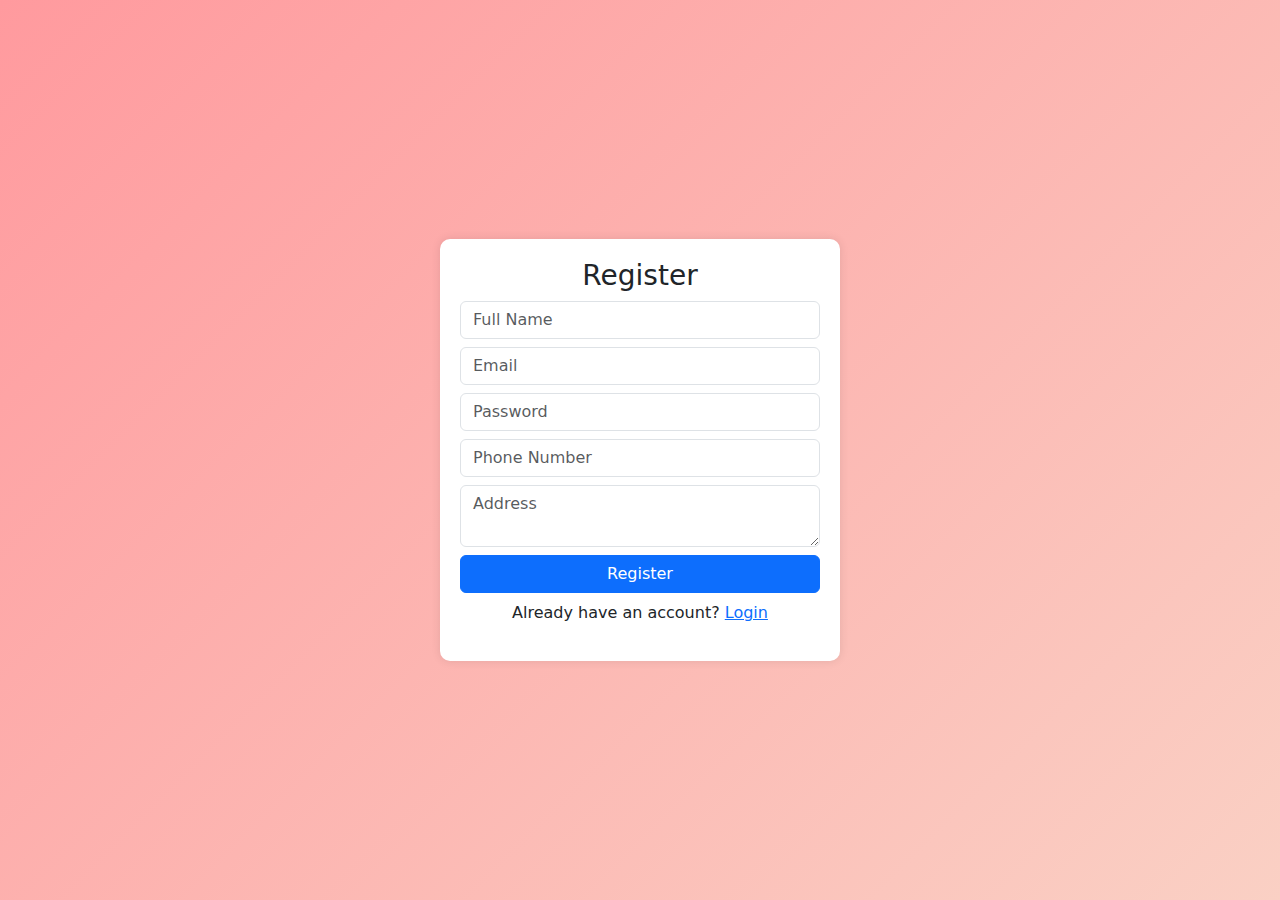
<file: sign.html>
<html lang="en">
<head>
    <meta charset="UTF-8">
    <meta name="viewport" content="width=device-width, initial-scale=1.0">
    <title>Register | Online FruitMart</title>
    <link rel="stylesheet" href="https://cdn.jsdelivr.net/npm/bootstrap@5.3.0/dist/css/bootstrap.min.css">
    <style>
        body { background: linear-gradient(135deg, #ff9a9e, #fad0c4); height: 100vh; display: flex; justify-content: center; align-items: center; }
        .container { max-width: 400px; background: white; padding: 20px; border-radius: 10px; box-shadow: 0 0 10px rgba(0, 0, 0, 0.1); }
    </style>
</head>
<body>
    <div class="container text-center">
        <h3>Register</h3>
        <form action="Backend/auth/register.php" method="POST">
            <input type="text" name="name" class="form-control mb-2" placeholder="Full Name" required>
            <input type="email" name="email" class="form-control mb-2" placeholder="Email" required>
            <input type="password" name="password" class="form-control mb-2" placeholder="Password" required>
            <input type="text" name="phone" class="form-control mb-2" placeholder="Phone Number" required>
            <textarea name="address" class="form-control mb-2" placeholder="Address" required></textarea>
            <button type="submit" class="btn btn-primary w-100">Register</button>
            <p class="mt-2">Already have an account? <a href="login.html">Login</a></p>
        </form>
    </div>
</body>
</html>
</file>
<file: css/elegant-icons.css>
@font-face {
	font-family: 'ElegantIcons';
	src:url('../fonts/ElegantIcons.eot');
	src:url('../fonts/ElegantIcons.eot?#iefix') format('embedded-opentype'),
		url('../fonts/ElegantIcons.woff') format('woff'),
		url('../fonts/ElegantIcons.ttf') format('truetype'),
		url('../fonts/ElegantIcons.svg#ElegantIcons') format('svg');
	font-weight: normal;
	font-style: normal;
}

/* Use the following CSS code if you want to use data attributes for inserting your icons */
[data-icon]:before {
	font-family: 'ElegantIcons';
	content: attr(data-icon);
	speak: none;
	font-weight: normal;
	font-variant: normal;
	text-transform: none;
	line-height: 1;
	-webkit-font-smoothing: antialiased;
	-moz-osx-font-smoothing: grayscale;
}

/* Use the following CSS code if you want to have a class per icon */
/*
Instead of a list of all class selectors,
you can use the generic selector below, but it's slower:
[class*="your-class-prefix"] {
*/
.arrow_up, .arrow_down, .arrow_left, .arrow_right, .arrow_left-up, .arrow_right-up, .arrow_right-down, .arrow_left-down, .arrow-up-down, .arrow_up-down_alt, .arrow_left-right_alt, .arrow_left-right, .arrow_expand_alt2, .arrow_expand_alt, .arrow_condense, .arrow_expand, .arrow_move, .arrow_carrot-up, .arrow_carrot-down, .arrow_carrot-left, .arrow_carrot-right, .arrow_carrot-2up, .arrow_carrot-2down, .arrow_carrot-2left, .arrow_carrot-2right, .arrow_carrot-up_alt2, .arrow_carrot-down_alt2, .arrow_carrot-left_alt2, .arrow_carrot-right_alt2, .arrow_carrot-2up_alt2, .arrow_carrot-2down_alt2, .arrow_carrot-2left_alt2, .arrow_carrot-2right_alt2, .arrow_triangle-up, .arrow_triangle-down, .arrow_triangle-left, .arrow_triangle-right, .arrow_triangle-up_alt2, .arrow_triangle-down_alt2, .arrow_triangle-left_alt2, .arrow_triangle-right_alt2, .arrow_back, .icon_minus-06, .icon_plus, .icon_close, .icon_check, .icon_minus_alt2, .icon_plus_alt2, .icon_close_alt2, .icon_check_alt2, .icon_zoom-out_alt, .icon_zoom-in_alt, .icon_search, .icon_box-empty, .icon_box-selected, .icon_minus-box, .icon_plus-box, .icon_box-checked, .icon_circle-empty, .icon_circle-slelected, .icon_stop_alt2, .icon_stop, .icon_pause_alt2, .icon_pause, .icon_menu, .icon_menu-square_alt2, .icon_menu-circle_alt2, .icon_ul, .icon_ol, .icon_adjust-horiz, .icon_adjust-vert, .icon_document_alt, .icon_documents_alt, .icon_pencil, .icon_pencil-edit_alt, .icon_pencil-edit, .icon_folder-alt, .icon_folder-open_alt, .icon_folder-add_alt, .icon_info_alt, .icon_error-oct_alt, .icon_error-circle_alt, .icon_error-triangle_alt, .icon_question_alt2, .icon_question, .icon_comment_alt, .icon_chat_alt, .icon_vol-mute_alt, .icon_volume-low_alt, .icon_volume-high_alt, .icon_quotations, .icon_quotations_alt2, .icon_clock_alt, .icon_lock_alt, .icon_lock-open_alt, .icon_key_alt, .icon_cloud_alt, .icon_cloud-upload_alt, .icon_cloud-download_alt, .icon_image, .icon_images, .icon_lightbulb_alt, .icon_gift_alt, .icon_house_alt, .icon_genius, .icon_mobile, .icon_tablet, .icon_laptop, .icon_desktop, .icon_camera_alt, .icon_mail_alt, .icon_cone_alt, .icon_ribbon_alt, .icon_bag_alt, .icon_creditcard, .icon_cart_alt, .icon_paperclip, .icon_tag_alt, .icon_tags_alt, .icon_trash_alt, .icon_cursor_alt, .icon_mic_alt, .icon_compass_alt, .icon_pin_alt, .icon_pushpin_alt, .icon_map_alt, .icon_drawer_alt, .icon_toolbox_alt, .icon_book_alt, .icon_calendar, .icon_film, .icon_table, .icon_contacts_alt, .icon_headphones, .icon_lifesaver, .icon_piechart, .icon_refresh, .icon_link_alt, .icon_link, .icon_loading, .icon_blocked, .icon_archive_alt, .icon_heart_alt, .icon_star_alt, .icon_star-half_alt, .icon_star, .icon_star-half, .icon_tools, .icon_tool, .icon_cog, .icon_cogs, .arrow_up_alt, .arrow_down_alt, .arrow_left_alt, .arrow_right_alt, .arrow_left-up_alt, .arrow_right-up_alt, .arrow_right-down_alt, .arrow_left-down_alt, .arrow_condense_alt, .arrow_expand_alt3, .arrow_carrot_up_alt, .arrow_carrot-down_alt, .arrow_carrot-left_alt, .arrow_carrot-right_alt, .arrow_carrot-2up_alt, .arrow_carrot-2dwnn_alt, .arrow_carrot-2left_alt, .arrow_carrot-2right_alt, .arrow_triangle-up_alt, .arrow_triangle-down_alt, .arrow_triangle-left_alt, .arrow_triangle-right_alt, .icon_minus_alt, .icon_plus_alt, .icon_close_alt, .icon_check_alt, .icon_zoom-out, .icon_zoom-in, .icon_stop_alt, .icon_menu-square_alt, .icon_menu-circle_alt, .icon_document, .icon_documents, .icon_pencil_alt, .icon_folder, .icon_folder-open, .icon_folder-add, .icon_folder_upload, .icon_folder_download, .icon_info, .icon_error-circle, .icon_error-oct, .icon_error-triangle, .icon_question_alt, .icon_comment, .icon_chat, .icon_vol-mute, .icon_volume-low, .icon_volume-high, .icon_quotations_alt, .icon_clock, .icon_lock, .icon_lock-open, .icon_key, .icon_cloud, .icon_cloud-upload, .icon_cloud-download, .icon_lightbulb, .icon_gift, .icon_house, .icon_camera, .icon_mail, .icon_cone, .icon_ribbon, .icon_bag, .icon_cart, .icon_tag, .icon_tags, .icon_trash, .icon_cursor, .icon_mic, .icon_compass, .icon_pin, .icon_pushpin, .icon_map, .icon_drawer, .icon_toolbox, .icon_book, .icon_contacts, .icon_archive, .icon_heart, .icon_profile, .icon_group, .icon_grid-2x2, .icon_grid-3x3, .icon_music, .icon_pause_alt, .icon_phone, .icon_upload, .icon_download, .social_facebook, .social_twitter, .social_pinterest, .social_googleplus, .social_tumblr, .social_tumbleupon, .social_wordpress, .social_instagram, .social_dribbble, .social_vimeo, .social_linkedin, .social_rss, .social_deviantart, .social_share, .social_myspace, .social_skype, .social_youtube, .social_picassa, .social_googledrive, .social_flickr, .social_blogger, .social_spotify, .social_delicious, .social_facebook_circle, .social_twitter_circle, .social_pinterest_circle, .social_googleplus_circle, .social_tumblr_circle, .social_stumbleupon_circle, .social_wordpress_circle, .social_instagram_circle, .social_dribbble_circle, .social_vimeo_circle, .social_linkedin_circle, .social_rss_circle, .social_deviantart_circle, .social_share_circle, .social_myspace_circle, .social_skype_circle, .social_youtube_circle, .social_picassa_circle, .social_googledrive_alt2, .social_flickr_circle, .social_blogger_circle, .social_spotify_circle, .social_delicious_circle, .social_facebook_square, .social_twitter_square, .social_pinterest_square, .social_googleplus_square, .social_tumblr_square, .social_stumbleupon_square, .social_wordpress_square, .social_instagram_square, .social_dribbble_square, .social_vimeo_square, .social_linkedin_square, .social_rss_square, .social_deviantart_square, .social_share_square, .social_myspace_square, .social_skype_square, .social_youtube_square, .social_picassa_square, .social_googledrive_square, .social_flickr_square, .social_blogger_square, .social_spotify_square, .social_delicious_square, .icon_printer, .icon_calulator, .icon_building, .icon_floppy, .icon_drive, .icon_search-2, .icon_id, .icon_id-2, .icon_puzzle, .icon_like, .icon_dislike, .icon_mug, .icon_currency, .icon_wallet, .icon_pens, .icon_easel, .icon_flowchart, .icon_datareport, .icon_briefcase, .icon_shield, .icon_percent, .icon_globe, .icon_globe-2, .icon_target, .icon_hourglass, .icon_balance, .icon_rook, .icon_printer-alt, .icon_calculator_alt, .icon_building_alt, .icon_floppy_alt, .icon_drive_alt, .icon_search_alt, .icon_id_alt, .icon_id-2_alt, .icon_puzzle_alt, .icon_like_alt, .icon_dislike_alt, .icon_mug_alt, .icon_currency_alt, .icon_wallet_alt, .icon_pens_alt, .icon_easel_alt, .icon_flowchart_alt, .icon_datareport_alt, .icon_briefcase_alt, .icon_shield_alt, .icon_percent_alt, .icon_globe_alt, .icon_clipboard {
	font-family: 'ElegantIcons';
	speak: none;
	font-style: normal;
	font-weight: normal;
	font-variant: normal;
	text-transform: none;
	line-height: 1;
	-webkit-font-smoothing: antialiased;
}
.arrow_up:before {
	content: "\21";
}
.arrow_down:before {
	content: "\22";
}
.arrow_left:before {
	content: "\23";
}
.arrow_right:before {
	content: "\24";
}
.arrow_left-up:before {
	content: "\25";
}
.arrow_right-up:before {
	content: "\26";
}
.arrow_right-down:before {
	content: "\27";
}
.arrow_left-down:before {
	content: "\28";
}
.arrow-up-down:before {
	content: "\29";
}
.arrow_up-down_alt:before {
	content: "\2a";
}
.arrow_left-right_alt:before {
	content: "\2b";
}
.arrow_left-right:before {
	content: "\2c";
}
.arrow_expand_alt2:before {
	content: "\2d";
}
.arrow_expand_alt:before {
	content: "\2e";
}
.arrow_condense:before {
	content: "\2f";
}
.arrow_expand:before {
	content: "\30";
}
.arrow_move:before {
	content: "\31";
}
.arrow_carrot-up:before {
	content: "\32";
}
.arrow_carrot-down:before {
	content: "\33";
}
.arrow_carrot-left:before {
	content: "\34";
}
.arrow_carrot-right:before {
	content: "\35";
}
.arrow_carrot-2up:before {
	content: "\36";
}
.arrow_carrot-2down:before {
	content: "\37";
}
.arrow_carrot-2left:before {
	content: "\38";
}
.arrow_carrot-2right:before {
	content: "\39";
}
.arrow_carrot-up_alt2:before {
	content: "\3a";
}
.arrow_carrot-down_alt2:before {
	content: "\3b";
}
.arrow_carrot-left_alt2:before {
	content: "\3c";
}
.arrow_carrot-right_alt2:before {
	content: "\3d";
}
.arrow_carrot-2up_alt2:before {
	content: "\3e";
}
.arrow_carrot-2down_alt2:before {
	content: "\3f";
}
.arrow_carrot-2left_alt2:before {
	content: "\40";
}
.arrow_carrot-2right_alt2:before {
	content: "\41";
}
.arrow_triangle-up:before {
	content: "\42";
}
.arrow_triangle-down:before {
	content: "\43";
}
.arrow_triangle-left:before {
	content: "\44";
}
.arrow_triangle-right:before {
	content: "\45";
}
.arrow_triangle-up_alt2:before {
	content: "\46";
}
.arrow_triangle-down_alt2:before {
	content: "\47";
}
.arrow_triangle-left_alt2:before {
	content: "\48";
}
.arrow_triangle-right_alt2:before {
	content: "\49";
}
.arrow_back:before {
	content: "\4a";
}
.icon_minus-06:before {
	content: "\4b";
}
.icon_plus:before {
	content: "\4c";
}
.icon_close:before {
	content: "\4d";
}
.icon_check:before {
	content: "\4e";
}
.icon_minus_alt2:before {
	content: "\4f";
}
.icon_plus_alt2:before {
	content: "\50";
}
.icon_close_alt2:before {
	content: "\51";
}
.icon_check_alt2:before {
	content: "\52";
}
.icon_zoom-out_alt:before {
	content: "\53";
}
.icon_zoom-in_alt:before {
	content: "\54";
}
.icon_search:before {
	content: "\55";
}
.icon_box-empty:before {
	content: "\56";
}
.icon_box-selected:before {
	content: "\57";
}
.icon_minus-box:before {
	content: "\58";
}
.icon_plus-box:before {
	content: "\59";
}
.icon_box-checked:before {
	content: "\5a";
}
.icon_circle-empty:before {
	content: "\5b";
}
.icon_circle-slelected:before {
	content: "\5c";
}
.icon_stop_alt2:before {
	content: "\5d";
}
.icon_stop:before {
	content: "\5e";
}
.icon_pause_alt2:before {
	content: "\5f";
}
.icon_pause:before {
	content: "\60";
}
.icon_menu:before {
	content: "\61";
}
.icon_menu-square_alt2:before {
	content: "\62";
}
.icon_menu-circle_alt2:before {
	content: "\63";
}
.icon_ul:before {
	content: "\64";
}
.icon_ol:before {
	content: "\65";
}
.icon_adjust-horiz:before {
	content: "\66";
}
.icon_adjust-vert:before {
	content: "\67";
}
.icon_document_alt:before {
	content: "\68";
}
.icon_documents_alt:before {
	content: "\69";
}
.icon_pencil:before {
	content: "\6a";
}
.icon_pencil-edit_alt:before {
	content: "\6b";
}
.icon_pencil-edit:before {
	content: "\6c";
}
.icon_folder-alt:before {
	content: "\6d";
}
.icon_folder-open_alt:before {
	content: "\6e";
}
.icon_folder-add_alt:before {
	content: "\6f";
}
.icon_info_alt:before {
	content: "\70";
}
.icon_error-oct_alt:before {
	content: "\71";
}
.icon_error-circle_alt:before {
	content: "\72";
}
.icon_error-triangle_alt:before {
	content: "\73";
}
.icon_question_alt2:before {
	content: "\74";
}
.icon_question:before {
	content: "\75";
}
.icon_comment_alt:before {
	content: "\76";
}
.icon_chat_alt:before {
	content: "\77";
}
.icon_vol-mute_alt:before {
	content: "\78";
}
.icon_volume-low_alt:before {
	content: "\79";
}
.icon_volume-high_alt:before {
	content: "\7a";
}
.icon_quotations:before {
	content: "\7b";
}
.icon_quotations_alt2:before {
	content: "\7c";
}
.icon_clock_alt:before {
	content: "\7d";
}
.icon_lock_alt:before {
	content: "\7e";
}
.icon_lock-open_alt:before {
	content: "\e000";
}
.icon_key_alt:before {
	content: "\e001";
}
.icon_cloud_alt:before {
	content: "\e002";
}
.icon_cloud-upload_alt:before {
	content: "\e003";
}
.icon_cloud-download_alt:before {
	content: "\e004";
}
.icon_image:before {
	content: "\e005";
}
.icon_images:before {
	content: "\e006";
}
.icon_lightbulb_alt:before {
	content: "\e007";
}
.icon_gift_alt:before {
	content: "\e008";
}
.icon_house_alt:before {
	content: "\e009";
}
.icon_genius:before {
	content: "\e00a";
}
.icon_mobile:before {
	content: "\e00b";
}
.icon_tablet:before {
	content: "\e00c";
}
.icon_laptop:before {
	content: "\e00d";
}
.icon_desktop:before {
	content: "\e00e";
}
.icon_camera_alt:before {
	content: "\e00f";
}
.icon_mail_alt:before {
	content: "\e010";
}
.icon_cone_alt:before {
	content: "\e011";
}
.icon_ribbon_alt:before {
	content: "\e012";
}
.icon_bag_alt:before {
	content: "\e013";
}
.icon_creditcard:before {
	content: "\e014";
}
.icon_cart_alt:before {
	content: "\e015";
}
.icon_paperclip:before {
	content: "\e016";
}
.icon_tag_alt:before {
	content: "\e017";
}
.icon_tags_alt:before {
	content: "\e018";
}
.icon_trash_alt:before {
	content: "\e019";
}
.icon_cursor_alt:before {
	content: "\e01a";
}
.icon_mic_alt:before {
	content: "\e01b";
}
.icon_compass_alt:before {
	content: "\e01c";
}
.icon_pin_alt:before {
	content: "\e01d";
}
.icon_pushpin_alt:before {
	content: "\e01e";
}
.icon_map_alt:before {
	content: "\e01f";
}
.icon_drawer_alt:before {
	content: "\e020";
}
.icon_toolbox_alt:before {
	content: "\e021";
}
.icon_book_alt:before {
	content: "\e022";
}
.icon_calendar:before {
	content: "\e023";
}
.icon_film:before {
	content: "\e024";
}
.icon_table:before {
	content: "\e025";
}
.icon_contacts_alt:before {
	content: "\e026";
}
.icon_headphones:before {
	content: "\e027";
}
.icon_lifesaver:before {
	content: "\e028";
}
.icon_piechart:before {
	content: "\e029";
}
.icon_refresh:before {
	content: "\e02a";
}
.icon_link_alt:before {
	content: "\e02b";
}
.icon_link:before {
	content: "\e02c";
}
.icon_loading:before {
	content: "\e02d";
}
.icon_blocked:before {
	content: "\e02e";
}
.icon_archive_alt:before {
	content: "\e02f";
}
.icon_heart_alt:before {
	content: "\e030";
}
.icon_star_alt:before {
	content: "\e031";
}
.icon_star-half_alt:before {
	content: "\e032";
}
.icon_star:before {
	content: "\e033";
}
.icon_star-half:before {
	content: "\e034";
}
.icon_tools:before {
	content: "\e035";
}
.icon_tool:before {
	content: "\e036";
}
.icon_cog:before {
	content: "\e037";
}
.icon_cogs:before {
	content: "\e038";
}
.arrow_up_alt:before {
	content: "\e039";
}
.arrow_down_alt:before {
	content: "\e03a";
}
.arrow_left_alt:before {
	content: "\e03b";
}
.arrow_right_alt:before {
	content: "\e03c";
}
.arrow_left-up_alt:before {
	content: "\e03d";
}
.arrow_right-up_alt:before {
	content: "\e03e";
}
.arrow_right-down_alt:before {
	content: "\e03f";
}
.arrow_left-down_alt:before {
	content: "\e040";
}
.arrow_condense_alt:before {
	content: "\e041";
}
.arrow_expand_alt3:before {
	content: "\e042";
}
.arrow_carrot_up_alt:before {
	content: "\e043";
}
.arrow_carrot-down_alt:before {
	content: "\e044";
}
.arrow_carrot-left_alt:before {
	content: "\e045";
}
.arrow_carrot-right_alt:before {
	content: "\e046";
}
.arrow_carrot-2up_alt:before {
	content: "\e047";
}
.arrow_carrot-2dwnn_alt:before {
	content: "\e048";
}
.arrow_carrot-2left_alt:before {
	content: "\e049";
}
.arrow_carrot-2right_alt:before {
	content: "\e04a";
}
.arrow_triangle-up_alt:before {
	content: "\e04b";
}
.arrow_triangle-down_alt:before {
	content: "\e04c";
}
.arrow_triangle-left_alt:before {
	content: "\e04d";
}
.arrow_triangle-right_alt:before {
	content: "\e04e";
}
.icon_minus_alt:before {
	content: "\e04f";
}
.icon_plus_alt:before {
	content: "\e050";
}
.icon_close_alt:before {
	content: "\e051";
}
.icon_check_alt:before {
	content: "\e052";
}
.icon_zoom-out:before {
	content: "\e053";
}
.icon_zoom-in:before {
	content: "\e054";
}
.icon_stop_alt:before {
	content: "\e055";
}
.icon_menu-square_alt:before {
	content: "\e056";
}
.icon_menu-circle_alt:before {
	content: "\e057";
}
.icon_document:before {
	content: "\e058";
}
.icon_documents:before {
	content: "\e059";
}
.icon_pencil_alt:before {
	content: "\e05a";
}
.icon_folder:before {
	content: "\e05b";
}
.icon_folder-open:before {
	content: "\e05c";
}
.icon_folder-add:before {
	content: "\e05d";
}
.icon_folder_upload:before {
	content: "\e05e";
}
.icon_folder_download:before {
	content: "\e05f";
}
.icon_info:before {
	content: "\e060";
}
.icon_error-circle:before {
	content: "\e061";
}
.icon_error-oct:before {
	content: "\e062";
}
.icon_error-triangle:before {
	content: "\e063";
}
.icon_question_alt:before {
	content: "\e064";
}
.icon_comment:before {
	content: "\e065";
}
.icon_chat:before {
	content: "\e066";
}
.icon_vol-mute:before {
	content: "\e067";
}
.icon_volume-low:before {
	content: "\e068";
}
.icon_volume-high:before {
	content: "\e069";
}
.icon_quotations_alt:before {
	content: "\e06a";
}
.icon_clock:before {
	content: "\e06b";
}
.icon_lock:before {
	content: "\e06c";
}
.icon_lock-open:before {
	content: "\e06d";
}
.icon_key:before {
	content: "\e06e";
}
.icon_cloud:before {
	content: "\e06f";
}
.icon_cloud-upload:before {
	content: "\e070";
}
.icon_cloud-download:before {
	content: "\e071";
}
.icon_lightbulb:before {
	content: "\e072";
}
.icon_gift:before {
	content: "\e073";
}
.icon_house:before {
	content: "\e074";
}
.icon_camera:before {
	content: "\e075";
}
.icon_mail:before {
	content: "\e076";
}
.icon_cone:before {
	content: "\e077";
}
.icon_ribbon:before {
	content: "\e078";
}
.icon_bag:before {
	content: "\e079";
}
.icon_cart:before {
	content: "\e07a";
}
.icon_tag:before {
	content: "\e07b";
}
.icon_tags:before {
	content: "\e07c";
}
.icon_trash:before {
	content: "\e07d";
}
.icon_cursor:before {
	content: "\e07e";
}
.icon_mic:before {
	content: "\e07f";
}
.icon_compass:before {
	content: "\e080";
}
.icon_pin:before {
	content: "\e081";
}
.icon_pushpin:before {
	content: "\e082";
}
.icon_map:before {
	content: "\e083";
}
.icon_drawer:before {
	content: "\e084";
}
.icon_toolbox:before {
	content: "\e085";
}
.icon_book:before {
	content: "\e086";
}
.icon_contacts:before {
	content: "\e087";
}
.icon_archive:before {
	content: "\e088";
}
.icon_heart:before {
	content: "\e089";
}
.icon_profile:before {
	content: "\e08a";
}
.icon_group:before {
	content: "\e08b";
}
.icon_grid-2x2:before {
	content: "\e08c";
}
.icon_grid-3x3:before {
	content: "\e08d";
}
.icon_music:before {
	content: "\e08e";
}
.icon_pause_alt:before {
	content: "\e08f";
}
.icon_phone:before {
	content: "\e090";
}
.icon_upload:before {
	content: "\e091";
}
.icon_download:before {
	content: "\e092";
}
.social_facebook:before {
	content: "\e093";
}
.social_twitter:before {
	content: "\e094";
}
.social_pinterest:before {
	content: "\e095";
}
.social_googleplus:before {
	content: "\e096";
}
.social_tumblr:before {
	content: "\e097";
}
.social_tumbleupon:before {
	content: "\e098";
}
.social_wordpress:before {
	content: "\e099";
}
.social_instagram:before {
	content: "\e09a";
}
.social_dribbble:before {
	content: "\e09b";
}
.social_vimeo:before {
	content: "\e09c";
}
.social_linkedin:before {
	content: "\e09d";
}
.social_rss:before {
	content: "\e09e";
}
.social_deviantart:before {
	content: "\e09f";
}
.social_share:before {
	content: "\e0a0";
}
.social_myspace:before {
	content: "\e0a1";
}
.social_skype:before {
	content: "\e0a2";
}
.social_youtube:before {
	content: "\e0a3";
}
.social_picassa:before {
	content: "\e0a4";
}
.social_googledrive:before {
	content: "\e0a5";
}
.social_flickr:before {
	content: "\e0a6";
}
.social_blogger:before {
	content: "\e0a7";
}
.social_spotify:before {
	content: "\e0a8";
}
.social_delicious:before {
	content: "\e0a9";
}
.social_facebook_circle:before {
	content: "\e0aa";
}
.social_twitter_circle:before {
	content: "\e0ab";
}
.social_pinterest_circle:before {
	content: "\e0ac";
}
.social_googleplus_circle:before {
	content: "\e0ad";
}
.social_tumblr_circle:before {
	content: "\e0ae";
}
.social_stumbleupon_circle:before {
	content: "\e0af";
}
.social_wordpress_circle:before {
	content: "\e0b0";
}
.social_instagram_circle:before {
	content: "\e0b1";
}
.social_dribbble_circle:before {
	content: "\e0b2";
}
.social_vimeo_circle:before {
	content: "\e0b3";
}
.social_linkedin_circle:before {
	content: "\e0b4";
}
.social_rss_circle:before {
	content: "\e0b5";
}
.social_deviantart_circle:before {
	content: "\e0b6";
}
.social_share_circle:before {
	content: "\e0b7";
}
.social_myspace_circle:before {
	content: "\e0b8";
}
.social_skype_circle:before {
	content: "\e0b9";
}
.social_youtube_circle:before {
	content: "\e0ba";
}
.social_picassa_circle:before {
	content: "\e0bb";
}
.social_googledrive_alt2:before {
	content: "\e0bc";
}
.social_flickr_circle:before {
	content: "\e0bd";
}
.social_blogger_circle:before {
	content: "\e0be";
}
.social_spotify_circle:before {
	content: "\e0bf";
}
.social_delicious_circle:before {
	content: "\e0c0";
}
.social_facebook_square:before {
	content: "\e0c1";
}
.social_twitter_square:before {
	content: "\e0c2";
}
.social_pinterest_square:before {
	content: "\e0c3";
}
.social_googleplus_square:before {
	content: "\e0c4";
}
.social_tumblr_square:before {
	content: "\e0c5";
}
.social_stumbleupon_square:before {
	content: "\e0c6";
}
.social_wordpress_square:before {
	content: "\e0c7";
}
.social_instagram_square:before {
	content: "\e0c8";
}
.social_dribbble_square:before {
	content: "\e0c9";
}
.social_vimeo_square:before {
	content: "\e0ca";
}
.social_linkedin_square:before {
	content: "\e0cb";
}
.social_rss_square:before {
	content: "\e0cc";
}
.social_deviantart_square:before {
	content: "\e0cd";
}
.social_share_square:before {
	content: "\e0ce";
}
.social_myspace_square:before {
	content: "\e0cf";
}
.social_skype_square:before {
	content: "\e0d0";
}
.social_youtube_square:before {
	content: "\e0d1";
}
.social_picassa_square:before {
	content: "\e0d2";
}
.social_googledrive_square:before {
	content: "\e0d3";
}
.social_flickr_square:before {
	content: "\e0d4";
}
.social_blogger_square:before {
	content: "\e0d5";
}
.social_spotify_square:before {
	content: "\e0d6";
}
.social_delicious_square:before {
	content: "\e0d7";
}
.icon_printer:before {
	content: "\e103";
}
.icon_calulator:before {
	content: "\e0ee";
}
.icon_building:before {
	content: "\e0ef";
}
.icon_floppy:before {
	content: "\e0e8";
}
.icon_drive:before {
	content: "\e0ea";
}
.icon_search-2:before {
	content: "\e101";
}
.icon_id:before {
	content: "\e107";
}
.icon_id-2:before {
	content: "\e108";
}
.icon_puzzle:before {
	content: "\e102";
}
.icon_like:before {
	content: "\e106";
}
.icon_dislike:before {
	content: "\e0eb";
}
.icon_mug:before {
	content: "\e105";
}
.icon_currency:before {
	content: "\e0ed";
}
.icon_wallet:before {
	content: "\e100";
}
.icon_pens:before {
	content: "\e104";
}
.icon_easel:before {
	content: "\e0e9";
}
.icon_flowchart:before {
	content: "\e109";
}
.icon_datareport:before {
	content: "\e0ec";
}
.icon_briefcase:before {
	content: "\e0fe";
}
.icon_shield:before {
	content: "\e0f6";
}
.icon_percent:before {
	content: "\e0fb";
}
.icon_globe:before {
	content: "\e0e2";
}
.icon_globe-2:before {
	content: "\e0e3";
}
.icon_target:before {
	content: "\e0f5";
}
.icon_hourglass:before {
	content: "\e0e1";
}
.icon_balance:before {
	content: "\e0ff";
}
.icon_rook:before {
	content: "\e0f8";
}
.icon_printer-alt:before {
	content: "\e0fa";
}
.icon_calculator_alt:before {
	content: "\e0e7";
}
.icon_building_alt:before {
	content: "\e0fd";
}
.icon_floppy_alt:before {
	content: "\e0e4";
}
.icon_drive_alt:before {
	content: "\e0e5";
}
.icon_search_alt:before {
	content: "\e0f7";
}
.icon_id_alt:before {
	content: "\e0e0";
}
.icon_id-2_alt:before {
	content: "\e0fc";
}
.icon_puzzle_alt:before {
	content: "\e0f9";
}
.icon_like_alt:before {
	content: "\e0dd";
}
.icon_dislike_alt:before {
	content: "\e0f1";
}
.icon_mug_alt:before {
	content: "\e0dc";
}
.icon_currency_alt:before {
	content: "\e0f3";
}
.icon_wallet_alt:before {
	content: "\e0d8";
}
.icon_pens_alt:before {
	content: "\e0db";
}
.icon_easel_alt:before {
	content: "\e0f0";
}
.icon_flowchart_alt:before {
	content: "\e0df";
}
.icon_datareport_alt:before {
	content: "\e0f2";
}
.icon_briefcase_alt:before {
	content: "\e0f4";
}
.icon_shield_alt:before {
	content: "\e0d9";
}
.icon_percent_alt:before {
	content: "\e0da";
}
.icon_globe_alt:before {
	content: "\e0de";
}
.icon_clipboard:before {
	content: "\e0e6";
}


	.glyph {
		float: left;
		text-align: center;
		padding: .75em;
		margin: .4em 1.5em .75em 0;
		width: 6em;
text-shadow: none;
	}
        .glyph_big {
        font-size: 128px;
        color: #59c5dc;
        float: left;
        margin-right: 20px;
        }

        .glyph div { padding-bottom: 10px;}

	.glyph input {
		font-family: consolas, monospace;
		font-size: 12px;
		width: 100%;
		text-align: center;
		border: 0;
		box-shadow: 0 0 0 1px #ccc;
		padding: .2em;
                -moz-border-radius: 5px;
                -webkit-border-radius: 5px;
	}
	.centered {
		margin-left: auto;
		margin-right: auto;
	}
	.glyph .fs1 {
		font-size: 2em;
	}
</file>
<file: css/nice-select.css>
.nice-select {
  -webkit-tap-highlight-color: transparent;
  background-color: #fff;
  border-radius: 5px;
  border: solid 1px #e8e8e8;
  box-sizing: border-box;
  clear: both;
  cursor: pointer;
  display: block;
  float: left;
  font-family: inherit;
  font-size: 14px;
  font-weight: normal;
  height: 42px;
  line-height: 40px;
  outline: none;
  padding-left: 18px;
  padding-right: 30px;
  position: relative;
  text-align: left !important;
  -webkit-transition: all 0.2s ease-in-out;
  transition: all 0.2s ease-in-out;
  -webkit-user-select: none;
     -moz-user-select: none;
      -ms-user-select: none;
          user-select: none;
  white-space: nowrap;
  width: auto; }
  .nice-select:hover {
    border-color: #dbdbdb; }
  .nice-select:active, .nice-select.open, .nice-select:focus {
    border-color: #999; }
  .nice-select:after {
    border-bottom: 2px solid #999;
    border-right: 2px solid #999;
    content: '';
    display: block;
    height: 5px;
    margin-top: -4px;
    pointer-events: none;
    position: absolute;
    right: 12px;
    top: 50%;
    -webkit-transform-origin: 66% 66%;
        -ms-transform-origin: 66% 66%;
            transform-origin: 66% 66%;
    -webkit-transform: rotate(45deg);
        -ms-transform: rotate(45deg);
            transform: rotate(45deg);
    -webkit-transition: all 0.15s ease-in-out;
    transition: all 0.15s ease-in-out;
    width: 5px; }
  .nice-select.open:after {
    -webkit-transform: rotate(-135deg);
        -ms-transform: rotate(-135deg);
            transform: rotate(-135deg); }
  .nice-select.open .list {
    opacity: 1;
    pointer-events: auto;
    -webkit-transform: scale(1) translateY(0);
        -ms-transform: scale(1) translateY(0);
            transform: scale(1) translateY(0); }
  .nice-select.disabled {
    border-color: #ededed;
    color: #999;
    pointer-events: none; }
    .nice-select.disabled:after {
      border-color: #cccccc; }
  .nice-select.wide {
    width: 100%; }
    .nice-select.wide .list {
      left: 0 !important;
      right: 0 !important; }
  .nice-select.right {
    float: right; }
    .nice-select.right .list {
      left: auto;
      right: 0; }
  .nice-select.small {
    font-size: 12px;
    height: 36px;
    line-height: 34px; }
    .nice-select.small:after {
      height: 4px;
      width: 4px; }
    .nice-select.small .option {
      line-height: 34px;
      min-height: 34px; }
  .nice-select .list {
    background-color: #fff;
    border-radius: 5px;
    box-shadow: 0 0 0 1px rgba(68, 68, 68, 0.11);
    box-sizing: border-box;
    margin-top: 4px;
    opacity: 0;
    overflow: hidden;
    padding: 0;
    pointer-events: none;
    position: absolute;
    top: 100%;
    left: 0;
    -webkit-transform-origin: 50% 0;
        -ms-transform-origin: 50% 0;
            transform-origin: 50% 0;
    -webkit-transform: scale(0.75) translateY(-21px);
        -ms-transform: scale(0.75) translateY(-21px);
            transform: scale(0.75) translateY(-21px);
    -webkit-transition: all 0.2s cubic-bezier(0.5, 0, 0, 1.25), opacity 0.15s ease-out;
    transition: all 0.2s cubic-bezier(0.5, 0, 0, 1.25), opacity 0.15s ease-out;
    z-index: 9; }
    .nice-select .list:hover .option:not(:hover) {
      background-color: transparent !important; }
  .nice-select .option {
    cursor: pointer;
    font-weight: 400;
    line-height: 40px;
    list-style: none;
    min-height: 40px;
    outline: none;
    padding-left: 18px;
    padding-right: 29px;
    text-align: left;
    -webkit-transition: all 0.2s;
    transition: all 0.2s; }
    .nice-select .option:hover, .nice-select .option.focus, .nice-select .option.selected.focus {
      background-color: #f6f6f6; }
    .nice-select .option.selected {
      font-weight: bold; }
    .nice-select .option.disabled {
      background-color: transparent;
      color: #999;
      cursor: default; }

.no-csspointerevents .nice-select .list {
  display: none; }

.no-csspointerevents .nice-select.open .list {
  display: block; }
</file>
<file: css/style.css>
html,
body {
	height: 100%;
	font-family: "Cairo", sans-serif;
	-webkit-font-smoothing: antialiased;
	font-smoothing: antialiased;
}

h1,
h2,
h3,
h4,
h5,
h6 {
	margin: 0;
	color: #111111;
	font-weight: 400;
	font-family: "Cairo", sans-serif;
}

h1 {
	font-size: 70px;
}

h2 {
	font-size: 36px;
}

h3 {
	font-size: 30px;
}

h4 {
	font-size: 24px;
}

h5 {
	font-size: 18px;
}

h6 {
	font-size: 16px;
}

p {
	font-size: 16px;
	font-family: "Cairo", sans-serif;
	color: #6f6f6f;
	font-weight: 400;
	line-height: 26px;
	margin: 0 0 15px 0;
}

img {
	max-width: 100%;
}

input:focus,
select:focus,
button:focus,
textarea:focus {
	outline: none;
}

a:hover,
a:focus {
	text-decoration: none;
	outline: none;
	color: #ffffff;
}

ul,
ol {
	padding: 0;
	margin: 0;
}

/*---------------------
  Helper CSS
-----------------------*/

.section-title {
	margin-bottom: 50px;
	text-align: center;
}

.section-title h2 {
	color: #1c1c1c;
	font-weight: 700;
	position: relative;
}

.section-title h2:after {
	position: absolute;
	left: 0;
	bottom: -15px;
	right: 0;
	height: 4px;
	width: 80px;
	background: #7fad39;
	content: "";
	margin: 0 auto;
}

.set-bg {
	background-repeat: no-repeat;
	background-size: cover;
	background-position: top center;
}

.spad {
	padding-top: 100px;
	padding-bottom: 100px;
}

.text-white h1,
.text-white h2,
.text-white h3,
.text-white h4,
.text-white h5,
.text-white h6,
.text-white p,
.text-white span,
.text-white li,
.text-white a {
	color: #fff;
}

/* buttons */

.primary-btn {
	display: inline-block;
	font-size: 14px;
	padding: 10px 28px 10px;
	color: #ffffff;
	text-transform: uppercase;
	font-weight: 700;
	background: #7fad39;
	letter-spacing: 2px;
	width: 100%;
	border: none;
}

.site-btn {
	font-size: 14px;
	color: #ffffff;
	font-weight: 800;
	text-transform: uppercase;
	display: inline-block;
	padding: 13px 30px 12px;
	background: #7fad39;
	border: none;
}

/* Preloder */

#preloder {
	position: fixed;
	width: 100%;
	height: 100%;
	top: 0;
	left: 0;
	z-index: 999999;
	background: #000;
}

.loader {
	width: 40px;
	height: 40px;
	position: absolute;
	top: 50%;
	left: 50%;
	margin-top: -13px;
	margin-left: -13px;
	border-radius: 60px;
	animation: loader 0.8s linear infinite;
	-webkit-animation: loader 0.8s linear infinite;
}

@keyframes loader {
	0% {
		-webkit-transform: rotate(0deg);
		transform: rotate(0deg);
		border: 4px solid #f44336;
		border-left-color: transparent;
	}
	50% {
		-webkit-transform: rotate(180deg);
		transform: rotate(180deg);
		border: 4px solid #673ab7;
		border-left-color: transparent;
	}
	100% {
		-webkit-transform: rotate(360deg);
		transform: rotate(360deg);
		border: 4px solid #f44336;
		border-left-color: transparent;
	}
}

@-webkit-keyframes loader {
	0% {
		-webkit-transform: rotate(0deg);
		border: 4px solid #f44336;
		border-left-color: transparent;
	}
	50% {
		-webkit-transform: rotate(180deg);
		border: 4px solid #673ab7;
		border-left-color: transparent;
	}
	100% {
		-webkit-transform: rotate(360deg);
		border: 4px solid #f44336;
		border-left-color: transparent;
	}
}

/*---------------------
  Header
-----------------------*/

.header__top {
	background: #f5f5f5;
}

.header__top__left {
	padding: 10px 0 13px;
}

.header__top__left ul li {
	font-size: 14px;
	color: #1c1c1c;
	display: inline-block;
	margin-right: 45px;
	position: relative;
}

.header__top__left ul li:after {
	position: absolute;
	right: -25px;
	top: 1px;
	height: 20px;
	width: 1px;
	background: #000000;
	opacity: 0.1;
	content: "";
}

.header__top__left ul li:last-child {
	margin-right: 0;
}

.header__top__left ul li:last-child:after {
	display: none;
}

.header__top__left ul li i {
	color: #252525;
	margin-right: 5px;
}

.header__top__right {
	text-align: right;
	padding: 10px 0 13px;
}

.header__top__right__social {
	position: relative;
	display: inline-block;
	margin-right: 35px;
}

.header__top__right__social:after {
	position: absolute;
	right: -20px;
	top: 1px;
	height: 20px;
	width: 1px;
	background: #000000;
	opacity: 0.1;
	content: "";
}

.header__top__right__social a {
	font-size: 14px;
	display: inline-block;
	color: #1c1c1c;
	margin-right: 20px;
}

.header__top__right__social a:last-child {
	margin-right: 0;
}

.header__top__right__language {
	position: relative;
	display: inline-block;
	margin-right: 40px;
	cursor: pointer;
}

.header__top__right__language:hover ul {
	top: 23px;
	opacity: 1;
	visibility: visible;
}

.header__top__right__language:after {
	position: absolute;
	right: -21px;
	top: 1px;
	height: 20px;
	width: 1px;
	background: #000000;
	opacity: 0.1;
	content: "";
}

.header__top__right__language img {
	margin-right: 6px;
}

.header__top__right__language div {
	font-size: 14px;
	color: #1c1c1c;
	display: inline-block;
	margin-right: 4px;
}

.header__top__right__language span {
	font-size: 14px;
	color: #1c1c1c;
	position: relative;
	top: 2px;
}

.header__top__right__language ul {
	background: #222222;
	width: 100px;
	text-align: left;
	padding: 5px 0;
	position: absolute;
	left: 0;
	top: 43px;
	z-index: 9;
	opacity: 0;
	visibility: hidden;
	-webkit-transition: all, 0.3s;
	-moz-transition: all, 0.3s;
	-ms-transition: all, 0.3s;
	-o-transition: all, 0.3s;
	transition: all, 0.3s;
}

.header__top__right__language ul li {
	list-style: none;
}

.header__top__right__language ul li a {
	font-size: 14px;
	color: #ffffff;
	padding: 5px 10px;
}

.header__top__right__auth {
	display: inline-block;
}

.header__top__right__auth a {
	display: block;
	font-size: 14px;
	color: #1c1c1c;
}
	/* login button style */
	/* Style for Login Button (same as your anchor tag) */
.button {
    background-color: transparent;
    border: none;
    color: rgb(0, 0, 0) !important;;
    font-size: 16px;
    cursor: pointer;
    text-decoration: none;
    display: flex;
    align-items: center;
    gap: 5px; /* Space between icon and text */
	border: none;
}

/* Dropdown container */
.dropdown {
    position: relative;
    display: inline-block;
}

/* Dropdown button */
.dropbtn {
    background-color:transparent; /* Green color */
    color: rgb(0, 0, 0);
    padding: 10px 15px;
    font-size: 16px;
    border: none;
    cursor: pointer;
    border-radius: 5px;
    display: flex;
    align-items: center;
    gap: 5px;
}

/* Dropdown icon */
.dropbtn i {
    margin-right: 5px;
}

/* Dropdown content (hidden by default) */
.dropdown-content {
    display: none;
    position: absolute;
    background-color: white;
    min-width: 150px;
    box-shadow: 0px 4px 8px rgba(0, 0, 0, 0.2);
    border-radius: 5px;
    z-index: 1000;
    right: 0;
}

/* Dropdown links */
.dropdown-content a {
    color: black;
    padding: 10px;
    text-decoration: none;
    display: block;
    font-size: 14px;
    text-align: left;
    border-radius: 5px;
}

/* Hover effect for dropdown links */
.dropdown-content a:hover {
    background-color: #f1f1f1;
}

/* Show dropdown menu when hovering */
.dropdown:hover .dropdown-content {
    display: block;
}

/* Login button */
#headLoginButton {
    background-color: transparent; /* Blue color */
    color: white;
    padding: 10px 15px;
    font-size: 16px;
    border: none;
    cursor: pointer;
    border-radius: 5px;
    display: flex;
    align-items: center;
    gap: 5px;
}

/* Hover effect for login button */



/* End */


.header__top__right__auth a i {
	margin-right: 6px;
}

.header__logo {
	padding: 15px 0;
}

.header__logo a {
	display: inline-block;
}

.header__menu {
	padding: 24px 0;
}

.header__menu ul li {
	list-style: none;
	display: inline-block;
	margin-right: 50px;
	position: relative;
}

.header__menu ul li .header__menu__dropdown {
	position: absolute;
	left: 0;
	top: 50px;
	background: #222222;
	width: 180px;
	z-index: 9;
	padding: 5px 0;
	-webkit-transition: all, 0.3s;
	-moz-transition: all, 0.3s;
	-ms-transition: all, 0.3s;
	-o-transition: all, 0.3s;
	transition: all, 0.3s;
	opacity: 0;
	visibility: hidden;
}

.header__menu ul li .header__menu__dropdown li {
	margin-right: 0;
	display: block;
}

.header__menu ul li .header__menu__dropdown li:hover>a {
	color: #7fad39;
}

.header__menu ul li .header__menu__dropdown li a {
	text-transform: capitalize;
	color: #ffffff;
	font-weight: 400;
	padding: 5px 15px;
}

.header__menu ul li.active a {
	color: #7fad39;
}

.header__menu ul li:hover .header__menu__dropdown {
	top: 30px;
	opacity: 1;
	visibility: visible;
}

.header__menu ul li:hover>a {
	color: #7fad39;
}

.header__menu ul li:last-child {
	margin-right: 0;
}

.header__menu ul li a {
	font-size: 14px;
	color: #252525;
	text-transform: uppercase;
	font-weight: 700;
	letter-spacing: 2px;
	-webkit-transition: all, 0.3s;
	-moz-transition: all, 0.3s;
	-ms-transition: all, 0.3s;
	-o-transition: all, 0.3s;
	transition: all, 0.3s;
	padding: 5px 0;
	display: block;
}

.header__cart {
	text-align: right;
	padding: 24px 0;
}

.header__cart ul {
	display: inline-block;
	margin-right: 25px;
}

.header__cart ul li {
	list-style: none;
	display: inline-block;
	margin-right: 15px;
}

.header__cart ul li:last-child {
	margin-right: 0;
}

.header__cart ul li a {
	position: relative;
}

.header__cart ul li a i {
	font-size: 18px;
	color: #1c1c1c;
}

.header__cart ul li a span {
	height: 13px;
	width: 13px;
	background: #7fad39;
	font-size: 10px;
	color: #ffffff;
	line-height: 13px;
	text-align: center;
	font-weight: 700;
	display: inline-block;
	border-radius: 50%;
	position: absolute;
	top: 0;
	right: -12px;
}

.header__cart .header__cart__price {
	font-size: 14px;
	color: #6f6f6f;
	display: inline-block;
}

.header__cart .header__cart__price span {
	color: #252525;
	font-weight: 700;
}

.humberger__menu__wrapper {
	display: none;
}

.humberger__open {
	display: none;
}

/*---------------------
  Hero
-----------------------*/

.hero {
	padding-bottom: 50px;
}

.hero.hero-normal {
	padding-bottom: 30px;
}

.hero.hero-normal .hero__categories {
	position: relative;
}

.hero.hero-normal .hero__categories ul {
	display: none;
	position: absolute;
	left: 0;
	top: 46px;
	width: 100%;
	z-index: 9;
	background: #ffffff;
}

.hero.hero-normal .hero__search {
	margin-bottom: 0;
}

.hero__categories__all {
	background: #7fad39;
	position: relative;
	padding: 10px 25px 10px 40px;
	cursor: pointer;
}

.hero__categories__all i {
	font-size: 16px;
	color: #ffffff;
	margin-right: 10px;
}

.hero__categories__all span {
	font-size: 18px;
	font-weight: 700;
	color: #ffffff;
}

.hero__categories__all:after {
	position: absolute;
	right: 18px;
	top: 9px;
	content: "3";
	font-family: "ElegantIcons";
	font-size: 18px;
	color: #ffffff;
}

.hero__categories ul {
	border: 1px solid #ebebeb;
	padding-left: 40px;
	padding-top: 10px;
	padding-bottom: 12px;
}

.hero__categories ul li {
	list-style: none;
}

.hero__categories ul li a {
	font-size: 16px;
	color: #1c1c1c;
	line-height: 39px;
	display: block;
}

.hero__search {
	overflow: hidden;
	margin-bottom: 30px;
}

.hero__search__form {
	width: 610px;
	height: 50px;
	border: 1px solid #ebebeb;
	position: relative;
	float: left;
}

.hero__search__form form .hero__search__categories {
	width: 30%;
	float: left;
	font-size: 16px;
	color: #1c1c1c;
	font-weight: 700;
	padding-left: 18px;
	padding-top: 11px;
	position: relative;
}

.hero__search__form form .hero__search__categories:after {
	position: absolute;
	right: 0;
	top: 14px;
	height: 20px;
	width: 1px;
	background: #000000;
	opacity: 0.1;
	content: "";
}

.hero__search__form form .hero__search__categories span {
	position: absolute;
	right: 14px;
	top: 14px;
}

.hero__search__form form input {
	width: 70%;
	border: none;
	height: 48px;
	font-size: 16px;
	color: #b2b2b2;
	padding-left: 20px;
}

.hero__search__form form input::placeholder {
	color: #b2b2b2;
}

.hero__search__form form button {
	position: absolute;
	right: 0;
	top: -1px;
	height: 50px;
}

.hero__search__phone {
	float: right;
}

.hero__search__phone__icon {
	font-size: 18px;
	color: #7fad39;
	height: 50px;
	width: 50px;
	background: #f5f5f5;
	line-height: 50px;
	text-align: center;
	border-radius: 50%;
	float: left;
	margin-right: 20px;
}

.hero__search__phone__text {
	overflow: hidden;
}

.hero__search__phone__text h5 {
	color: #1c1c1c;
	font-weight: 700;
	margin-bottom: 5px;
}

.hero__search__phone__text span {
	font-size: 14px;
	color: #6f6f6f;
}

.hero__item {
	height: 431px;
	display: flex;
	align-items: center;
	padding-left: 75px;
}

.hero__text span {
	font-size: 14px;
	text-transform: uppercase;
	font-weight: 700;
	letter-spacing: 4px;
	color: #7fad39;
}

.hero__text h2 {
	font-size: 46px;
	color: #252525;
	line-height: 52px;
	font-weight: 700;
	margin: 10px 0;
}

.hero__text p {
	margin-bottom: 35px;
}

/*---------------------
  Categories
-----------------------*/

.categories__item {
	height: 270px;
	position: relative;
}

.categories__item h5 {
	position: absolute;
	left: 0;
	width: 100%;
	padding: 0 20px;
	bottom: 20px;
	text-align: center;
}

.categories__item h5 a {
	font-size: 18px;
	color: #1c1c1c;
	font-weight: 700;
	text-transform: uppercase;
	letter-spacing: 2px;
	padding: 12px 0 10px;
	background: #ffffff;
	display: block;
}

.categories__slider .col-lg-3 {
	max-width: 100%;
}

.categories__slider.owl-carousel .owl-nav button {
	font-size: 18px;
	color: #1c1c1c;
	height: 70px;
	width: 30px;
	line-height: 70px;
	text-align: center;
	border: 1px solid #ebebeb;
	position: absolute;
	left: -35px;
	top: 50%;
	-webkit-transform: translateY(-35px);
	background: #ffffff;
}

.categories__slider.owl-carousel .owl-nav button.owl-next {
	left: auto;
	right: -35px;
}

/*---------------------
  Featured
-----------------------*/

.featured {
	padding-top: 80px;
	padding-bottom: 40px;
}

.featured__controls {
	text-align: center;
	margin-bottom: 50px;
}

.featured__controls ul li {
	list-style: none;
	font-size: 18px;
	color: #1c1c1c;
	display: inline-block;
	margin-right: 25px;
	position: relative;
	cursor: pointer;
}

.featured__controls ul li.active:after {
	opacity: 1;
}

.featured__controls ul li:after {
	position: absolute;
	left: 0;
	bottom: -2px;
	width: 100%;
	height: 2px;
	background: #7fad39;
	content: "";
	opacity: 0;
}

.featured__controls ul li:last-child {
	margin-right: 0;
}

.featured__item {
	margin-bottom: 50px;
}

.featured__item:hover .featured__item__pic .featured__item__pic__hover {
	bottom: 20px;
}

.featured__item__pic {
	height: 270px;
	position: relative;
	overflow: hidden;
	background-position: center center;
}

.featured__item__pic__hover {
	position: absolute;
	left: 0;
	bottom: -50px;
	width: 100%;
	text-align: center;
	-webkit-transition: all, 0.5s;
	-moz-transition: all, 0.5s;
	-ms-transition: all, 0.5s;
	-o-transition: all, 0.5s;
	transition: all, 0.5s;
}

.featured__item__pic__hover li {
	list-style: none;
	display: inline-block;
	margin-right: 6px;
}

.featured__item__pic__hover li:last-child {
	margin-right: 0;
}

/* .featured__item__pic__hover li:hover a {
	background: #7fad39;
	border-color: #7fad39;
}

.featured__item__pic__hover li:hover a i {
	color: #ffffff;
	transform: rotate(360deg);
}

.featured__item__pic__hover li a {
	font-size: 16px;
	color: #1c1c1c;
	height: 40px;
	width: 40px;
	line-height: 40px;
	text-align: center;
	border: 1px solid #ebebeb;
	background: #ffffff;
	display: block;
	border-radius: 50%;
	-webkit-transition: all, 0.5s;
	-moz-transition: all, 0.5s;
	-ms-transition: all, 0.5s;
	-o-transition: all, 0.5s;
	transition: all, 0.5s;
}

.featured__item__pic__hover li a i {
	position: relative;
	transform: rotate(0);
	-webkit-transition: all, 0.3s;
	-moz-transition: all, 0.3s;
	-ms-transition: all, 0.3s;
	-o-transition: all, 0.3s;
	transition: all, 0.3s;
}

.featured__item__text h6 a {
	color: #252525;
} */

.featured__item__pic__hover li button {
    all: unset; /* Reset default button styles */
    font-size: 16px;
    color: #1c1c1c;
    height: 40px;
    width: 40px;
    line-height: 40px;
    text-align: center;
    border: 1px solid #ebebeb;
    background: #ffffff;
    display: flex;
    align-items: center;
    justify-content: center;
    border-radius: 50%;
    transition: all 0.5s;
    cursor: pointer;
}

/* Hover effect */
.featured__item__pic__hover li:hover button {
    background: #7fad39;
    border-color: #7fad39;
}

.featured__item__pic__hover li:hover button i {
    color: #ffffff;
    transform: rotate(360deg);
}

/* Ensure icon is centered */
.featured__item__pic__hover li button i {
    position: relative;
    transition: all 0.3s;
}

.featured__item__text h6 a {
	color: #252525;
}

.featured__item__text {
	text-align: center;
	padding-top: 15px;
}

.featured__item__text h6 {
	margin-bottom: 10px;
}

.featured__item__text h5 {
	color: #252525;
	font-weight: 700;
}

/*---------------------
  Latest Product
-----------------------*/

.latest-product {
	padding-top: 80px;
	padding-bottom: 0;
}

.latest-product__text h4 {
	font-weight: 700;
	color: #1c1c1c;
	margin-bottom: 45px;
}

.latest-product__slider.owl-carousel .owl-nav {
	position: absolute;
	right: 20px;
	top: -75px;
}

.latest-product__slider.owl-carousel .owl-nav button {
	height: 30px;
	width: 30px;
	background: #F3F6FA;
	border: 1px solid #e6e6e6;
	font-size: 14px;
	color: #636363;
	margin-right: 10px;
	line-height: 30px;
	text-align: center;
}

.latest-product__slider.owl-carousel .owl-nav button span {
	font-weight: 700;
}

.latest-product__slider.owl-carousel .owl-nav button:last-child {
	margin-right: 0;
}

.latest-product__item {
	margin-bottom: 20px;
	overflow: hidden;
	display: block;
}

.latest-product__item__pic {
	float: left;
	margin-right: 26px;
}

.latest-product__item__pic img {
	height: 110px;
	width: 110px;
}

.latest-product__item__text {
	overflow: hidden;
	padding-top: 10px;
}

.latest-product__item__text h6 {
	color: #252525;
	margin-bottom: 8px;
}

.latest-product__item__text span {
	font-size: 18px;
	display: block;
	color: #252525;
	font-weight: 700;
}

/*---------------------
  Form BLog
-----------------------*/

.from-blog {
	padding-top: 50px;
	padding-bottom: 50px;
}

.from-blog .blog__item {
	margin-bottom: 30px;
}

.from-blog__title {
	margin-bottom: 70px;
}

/*---------------------
  Breadcrumb
-----------------------*/

.breadcrumb-section {
	display: flex;
	align-items: center;
	padding: 45px 0 40px;
}

.breadcrumb__text h2 {
	font-size: 46px;
	color: #ffffff;
	font-weight: 700;
}

.breadcrumb__option a {
	display: inline-block;
	font-size: 16px;
	color: #ffffff;
	font-weight: 700;
	margin-right: 20px;
	position: relative;
}

.breadcrumb__option a:after {
	position: absolute;
	right: -12px;
	top: 13px;
	height: 1px;
	width: 10px;
	background: #ffffff;
	content: "";
}

.breadcrumb__option span {
	display: inline-block;
	font-size: 16px;
	color: #ffffff;
}

/*---------------------
  Sidebar
-----------------------*/

.sidebar__item {
	margin-bottom: 35px;
}

.sidebar__item.sidebar__item__color--option {
	overflow: hidden;
}

.sidebar__item h4 {
	color: #1c1c1c;
	font-weight: 700;
	margin-bottom: 25px;
}

.sidebar__item ul li {
	list-style: none;
}

.sidebar__item ul li a {
	font-size: 16px;
	color: #1c1c1c;
	line-height: 39px;
	display: block;
}

.sidebar__item .latest-product__text {
	position: relative;
}

.sidebar__item .latest-product__text h4 {
	margin-bottom: 45px;
}

.sidebar__item .latest-product__text .owl-carousel .owl-nav {
	right: 0;
}

.price-range-wrap .range-slider {
	margin-top: 20px;
}

.price-range-wrap .range-slider .price-input {
	position: relative;
}

.price-range-wrap .range-slider .price-input:after {
	position: absolute;
	left: 38px;
	top: 13px;
	height: 1px;
	width: 5px;
	background: #dd2222;
	content: "";
}

.price-range-wrap .range-slider .price-input input {
	font-size: 16px;
	color: #dd2222;
	font-weight: 700;
	max-width: 20%;
	border: none;
	display: inline-block;
}

.price-range-wrap .price-range {
	border-radius: 0;
}

.price-range-wrap .price-range.ui-widget-content {
	border: none;
	background: #ebebeb;
	height: 5px;
}

.price-range-wrap .price-range.ui-widget-content .ui-slider-handle {
	height: 13px;
	width: 13px;
	border-radius: 50%;
	background: #ffffff;
	border: none;
	-webkit-box-shadow: 0px 1px 10px rgba(0, 0, 0, 0.2);
	box-shadow: 0px 1px 10px rgba(0, 0, 0, 0.2);
	outline: none;
	cursor: pointer;
}

.price-range-wrap .price-range .ui-slider-range {
	background: #dd2222;
	border-radius: 0;
}

.price-range-wrap .price-range .ui-slider-range.ui-corner-all.ui-widget-header:last-child {
	background: #dd2222;
}

.sidebar__item__color {
	float: left;
	width: 40%;
}

.sidebar__item__color.sidebar__item__color--white label:after {
	border: 2px solid #333333;
	background: transparent;
}

.sidebar__item__color.sidebar__item__color--gray label:after {
	background: #E9A625;
}

.sidebar__item__color.sidebar__item__color--red label:after {
	background: #D62D2D;
}

.sidebar__item__color.sidebar__item__color--black label:after {
	background: #252525;
}

.sidebar__item__color.sidebar__item__color--blue label:after {
	background: #249BC8;
}

.sidebar__item__color.sidebar__item__color--green label:after {
	background: #3CC032;
}

.sidebar__item__color label {
	font-size: 16px;
	color: #333333;
	position: relative;
	padding-left: 32px;
	cursor: pointer;
}

.sidebar__item__color label input {
	position: absolute;
	visibility: hidden;
}

.sidebar__item__color label:after {
	position: absolute;
	left: 0;
	top: 5px;
	height: 14px;
	width: 14px;
	background: #222;
	content: "";
	border-radius: 50%;
}

.sidebar__item__size {
	display: inline-block;
	margin-right: 16px;
	margin-bottom: 10px;
}

.sidebar__item__size label {
	font-size: 12px;
	color: #6f6f6f;
	display: inline-block;
	padding: 8px 25px 6px;
	background: #f5f5f5;
	cursor: pointer;
	margin-bottom: 0;
}

.sidebar__item__size label input {
	position: absolute;
	visibility: hidden;
}

/*---------------------
  Shop Grid
-----------------------*/

.product {
	padding-top: 80px;
	padding-bottom: 80px;
}

.product__discount {
	padding-bottom: 50px;
}

.product__discount__title {
	text-align: left;
	margin-bottom: 65px;
}

.product__discount__title h2 {
	display: inline-block;
}

.product__discount__title h2:after {
	margin: 0;
	width: 100%;
}

.product__discount__item:hover .product__discount__item__pic .product__item__pic__hover {
	bottom: 20px;
}

.product__discount__item__pic {
	height: 270px;
	position: relative;
	overflow: hidden;
}

.product__discount__item__pic .product__discount__percent {
	height: 45px;
	width: 45px;
	background: #dd2222;
	border-radius: 50%;
	font-size: 14px;
	color: #ffffff;
	line-height: 45px;
	text-align: center;
	position: absolute;
	left: 15px;
	top: 15px;
}

.product__item__pic__hover {
	position: absolute;
	left: 0;
	bottom: -50px;
	width: 100%;
	text-align: center;
	-webkit-transition: all, 0.5s;
	-moz-transition: all, 0.5s;
	-ms-transition: all, 0.5s;
	-o-transition: all, 0.5s;
	transition: all, 0.5s;
}

.product__item__pic__hover li {
	list-style: none;
	display: inline-block;
	margin-right: 6px;
}

.product__item__pic__hover li:last-child {
	margin-right: 0;
}

.product__item__pic__hover li:hover a {
	background: #7fad39;
	border-color: #7fad39;
}

.product__item__pic__hover li:hover a i {
	color: #ffffff;
	transform: rotate(360deg);
}

.product__item__pic__hover li a {
	font-size: 16px;
	color: #1c1c1c;
	height: 40px;
	width: 40px;
	line-height: 40px;
	text-align: center;
	border: 1px solid #ebebeb;
	background: #ffffff;
	display: block;
	border-radius: 50%;
	-webkit-transition: all, 0.5s;
	-moz-transition: all, 0.5s;
	-ms-transition: all, 0.5s;
	-o-transition: all, 0.5s;
	transition: all, 0.5s;
}

.product__item__pic__hover li a i {
	position: relative;
	transform: rotate(0);
	-webkit-transition: all, 0.3s;
	-moz-transition: all, 0.3s;
	-ms-transition: all, 0.3s;
	-o-transition: all, 0.3s;
	transition: all, 0.3s;
}

.product__discount__item__text {
	text-align: center;
	padding-top: 20px;
}

.product__discount__item__text span {
	font-size: 14px;
	color: #b2b2b2;
	display: block;
	margin-bottom: 4px;
}

.product__discount__item__text h5 {
	margin-bottom: 6px;
}

.product__discount__item__text h5 a {
	color: #1c1c1c;
}

.product__discount__item__text .product__item__price {
	font-size: 18px;
	color: #1c1c1c;
	font-weight: 700;
}

.product__discount__item__text .product__item__price span {
	display: inline-block;
	font-weight: 400;
	text-decoration: line-through;
	margin-left: 10px;
}

.product__discount__slider .col-lg-4 {
	max-width: 100%;
}

.product__discount__slider.owl-carousel .owl-dots {
	text-align: center;
	margin-top: 30px;
}

.product__discount__slider.owl-carousel .owl-dots button {
	height: 12px;
	width: 12px;
	border: 1px solid #b2b2b2;
	border-radius: 50%;
	margin-right: 12px;
}

.product__discount__slider.owl-carousel .owl-dots button.active {
	background: #707070;
	border-color: #6f6f6f;
}

.product__discount__slider.owl-carousel .owl-dots button:last-child {
	margin-right: 0;
}

.filter__item {
	padding-top: 45px;
	border-top: 1px solid #ebebeb;
	padding-bottom: 20px;
}

.filter__sort {
	margin-bottom: 15px;
}

.filter__sort span {
	font-size: 16px;
	color: #6f6f6f;
	display: inline-block;
}

.filter__sort .nice-select {
	background-color: #fff;
	border-radius: 0;
	border: none;
	display: inline-block;
	float: none;
	height: 0;
	line-height: 0;
	padding-left: 18px;
	padding-right: 30px;
	font-size: 16px;
	color: #1c1c1c;
	font-weight: 700;
	cursor: pointer;
}

.filter__sort .nice-select span {
	color: #1c1c1c;
}

.filter__sort .nice-select:after {
	border-bottom: 1.5px solid #1c1c1c;
	border-right: 1.5px solid #1c1c1c;
	height: 8px;
	margin-top: 0;
	right: 16px;
	width: 8px;
	top: -5px;
}

.filter__sort .nice-select.open .list {
	opacity: 1;
	pointer-events: auto;
	-webkit-transform: scale(1) translateY(0);
	-ms-transform: scale(1) translateY(0);
	transform: scale(1) translateY(0);
}

.filter__sort .nice-select .list {
	border-radius: 0;
	margin-top: 0;
	top: 15px;
}

.filter__sort .nice-select .option {
	line-height: 30px;
	min-height: 30px;
}

.filter__found {
	text-align: center;
	margin-bottom: 15px;
}

.filter__found h6 {
	font-size: 16px;
	color: #b2b2b2;
}

.filter__found h6 span {
	color: #1c1c1c;
	font-weight: 700;
	margin-right: 5px;
}

.filter__option {
	text-align: right;
	margin-bottom: 15px;
}

.filter__option span {
	font-size: 24px;
	color: #b2b2b2;
	margin-right: 10px;
	cursor: pointer;
	-webkit-transition: all, 0.3s;
	-moz-transition: all, 0.3s;
	-ms-transition: all, 0.3s;
	-o-transition: all, 0.3s;
	transition: all, 0.3s;
}

.filter__option span:last-child {
	margin: 0;
}

.filter__option span:hover {
	color: #7fad39;
}

.product__item {
	margin-bottom: 50px;
}

.product__item:hover .product__item__pic .product__item__pic__hover {
	bottom: 20px;
}

.product__item__pic {
	height: 270px;
	position: relative;
	overflow: hidden;
}

.product__item__pic__hover {
	position: absolute;
	left: 0;
	bottom: -50px;
	width: 100%;
	text-align: center;
	-webkit-transition: all, 0.5s;
	-moz-transition: all, 0.5s;
	-ms-transition: all, 0.5s;
	-o-transition: all, 0.5s;
	transition: all, 0.5s;
}

.product__item__pic__hover li {
	list-style: none;
	display: inline-block;
	margin-right: 6px;
}

.product__item__pic__hover li:last-child {
	margin-right: 0;
}

.product__item__pic__hover li:hover a {
	background: #7fad39;
	border-color: #7fad39;
}

.product__item__pic__hover li:hover a i {
	color: #ffffff;
	transform: rotate(360deg);
}

.product__item__pic__hover li a {
	font-size: 16px;
	color: #1c1c1c;
	height: 40px;
	width: 40px;
	line-height: 40px;
	text-align: center;
	border: 1px solid #ebebeb;
	background: #ffffff;
	display: block;
	border-radius: 50%;
	-webkit-transition: all, 0.5s;
	-moz-transition: all, 0.5s;
	-ms-transition: all, 0.5s;
	-o-transition: all, 0.5s;
	transition: all, 0.5s;
}

.product__item__pic__hover li a i {
	position: relative;
	transform: rotate(0);
	-webkit-transition: all, 0.3s;
	-moz-transition: all, 0.3s;
	-ms-transition: all, 0.3s;
	-o-transition: all, 0.3s;
	transition: all, 0.3s;
}

.product__item__text {
	text-align: center;
	padding-top: 15px;
}

.product__item__text h6 {
	margin-bottom: 10px;
}

.product__item__text h6 a {
	color: #252525;
}

.product__item__text h5 {
	color: #252525;
	font-weight: 700;
}

.product__pagination,
.blog__pagination {
	padding-top: 10px;
}

.product__pagination a,
.blog__pagination a {
	display: inline-block;
	width: 30px;
	height: 30px;
	border: 1px solid #b2b2b2;
	font-size: 14px;
	color: #b2b2b2;
	font-weight: 700;
	line-height: 28px;
	text-align: center;
	margin-right: 16px;
	-webkit-transition: all, 0.3s;
	-moz-transition: all, 0.3s;
	-ms-transition: all, 0.3s;
	-o-transition: all, 0.3s;
	transition: all, 0.3s;
}

.product__pagination a:hover,
.blog__pagination a:hover {
	background: #7fad39;
	border-color: #7fad39;
	color: #ffffff;
}

.product__pagination a:last-child,
.blog__pagination a:last-child {
	margin-right: 0;
}

/*---------------------
  Shop Details
-----------------------*/

.product-details {
	padding-top: 80px;
}

.product__details__pic__item {
	margin-bottom: 20px;
}

.product__details__pic__item img {
	min-width: 100%;
}

.product__details__pic__slider img {
	cursor: pointer;
}

.product__details__pic__slider.owl-carousel .owl-item img {
	width: auto;
}

.product__details__text h3 {
	color: #252525;
	font-weight: 700;
	margin-bottom: 16px;
}

.product__details__text .product__details__rating {
	font-size: 14px;
	margin-bottom: 12px;
}

.product__details__text .product__details__rating i {
	margin-right: -2px;
	color: #EDBB0E;
}

.product__details__text .product__details__rating span {
	color: #dd2222;
	margin-left: 4px;
}

.product__details__text .product__details__price {
	font-size: 30px;
	color: #dd2222;
	font-weight: 600;
	margin-bottom: 15px;
}

.product__details__text p {
	margin-bottom: 45px;
}

.product__details__text .primary-btn {
	padding: 16px 28px 14px;
	margin-right: 6px;
	margin-bottom: 5px;
}

.product__details__text .heart-icon {
	display: inline-block;
	font-size: 16px;
	color: #6f6f6f;
	padding: 13px 16px 13px;
	background: #f5f5f5;
}

.product__details__text ul {
	border-top: 1px solid #ebebeb;
	padding-top: 40px;
	margin-top: 50px;
}

.product__details__text ul li {
	font-size: 16px;
	color: #1c1c1c;
	list-style: none;
	line-height: 36px;
}

.product__details__text ul li b {
	font-weight: 700;
	width: 170px;
	display: inline-block;
}

.product__details__text ul li span samp {
	color: #dd2222;
}

.product__details__text ul li .share {
	display: inline-block;
}

.product__details__text ul li .share a {
	display: inline-block;
	font-size: 15px;
	color: #1c1c1c;
	margin-right: 25px;
}

.product__details__text ul li .share a:last-child {
	margin-right: 0;
}

.product__details__quantity {
	display: inline-block;
	margin-right: 6px;
}

.pro-qty {
	width: 140px;
	height: 50px;
	display: inline-block;
	position: relative;
	text-align: center;
	background: #f5f5f5;
	margin-bottom: 5px;
}

.pro-qty input {
	height: 100%;
	width: 100%;
	font-size: 16px;
	color: #6f6f6f;
	width: 50px;
	border: none;
	background: #f5f5f5;
	text-align: center;
}

.pro-qty .qtybtn {
	width: 35px;
	font-size: 16px;
	color: #6f6f6f;
	cursor: pointer;
	display: inline-block;
}

.product__details__tab {
	padding-top: 10px;
}

.product__details__tab .nav-tabs {
	border-bottom: none;
	justify-content: center;
	position: relative;
}

.product__details__tab .nav-tabs:before {
	position: absolute;
	left: 0;
	top: 12px;
	height: 1px;
	width: 370px;
	background: #ebebeb;
	content: "";
}

.product__details__tab .nav-tabs:after {
	position: absolute;
	right: 0;
	top: 12px;
	height: 1px;
	width: 370px;
	background: #ebebeb;
	content: "";
}

.product__details__tab .nav-tabs li {
	margin-bottom: 0;
	margin-right: 65px;
}

.product__details__tab .nav-tabs li:last-child {
	margin-right: 0;
}

.product__details__tab .nav-tabs li a {
	font-size: 16px;
	color: #999999;
	font-weight: 700;
	border: none;
	border-top-left-radius: 0;
	border-top-right-radius: 0;
	padding: 0;
}

.product__details__tab .product__details__tab__desc {
	padding-top: 44px;
}

.product__details__tab .product__details__tab__desc h6 {
	font-weight: 700;
	color: #333333;
	margin-bottom: 26px;
}

.product__details__tab .product__details__tab__desc p {
	color: #666666;
}

/*---------------------
  Shop Details
-----------------------*/

.related-product {
	padding-bottom: 30px;
}

.related__product__title {
	margin-bottom: 70px;
}

/*---------------------
  Shop Cart
-----------------------*/

.shoping-cart {
	padding-top: 80px;
	padding-bottom: 80px;
}

.shoping__cart__table {
	margin-bottom: 30px;
}

.shoping__cart__table table {
	width: 100%;
	text-align: center;
}

.shoping__cart__table table thead tr {
	border-bottom: 1px solid #ebebeb;
}

.shoping__cart__table table thead th {
	font-size: 20px;
	font-weight: 700;
	color: #1c1c1c;
	padding-bottom: 20px;
}

.shoping__cart__table table thead th.shoping__product {
	text-align: left;
}

.shoping__cart__table table tbody tr td {
	padding-top: 30px;
	padding-bottom: 30px;
	border-bottom: 1px solid #ebebeb;
}

.shoping__cart__table table tbody tr td.shoping__cart__item {
	width: 630px;
	text-align: left;
}

.cart-img {
	width: 69.01px;
    height: 69.01px;
	display: inline-block;
	margin-right: 25px;
}

/* .shoping__cart__table table tbody tr td.shoping__cart__item  {
	width: 69.01px;
    height: 69.01px;
	display: inline-block;
	margin-right: 25px;
} */

.shoping__cart__table table tbody tr td.shoping__cart__item h5 {
	color: #1c1c1c;
	display: inline-block;
}

.shoping__cart__table table tbody tr td.shoping__cart__price {
	font-size: 18px;
	color: #1c1c1c;
	font-weight: 700;
	width: 100px;
}

.shoping__cart__table table tbody tr td.shoping__cart__total {
	font-size: 18px;
	color: #1c1c1c;
	font-weight: 700;
	width: 110px;
}

.shoping__cart__table table tbody tr td.shoping__cart__item__close {
	text-align: right;
}

.shoping__cart__table table tbody tr td.shoping__cart__item__close span {
	font-size: 24px;
	color: #b2b2b2;
	cursor: pointer;
}

.shoping__cart__table table tbody tr td.shoping__cart__quantity {
	width: 225px;
}

.shoping__cart__table table tbody tr td.shoping__cart__quantity .pro-qty {
	width: 120px;
	height: 40px;
}

.shoping__cart__table table tbody tr td.shoping__cart__quantity .pro-qty input {
	color: #1c1c1c;
}

.shoping__cart__table table tbody tr td.shoping__cart__quantity .pro-qty input::placeholder {
	color: #1c1c1c;
}

.shoping__cart__table table tbody tr td.shoping__cart__quantity .pro-qty .qtybtn {
	width: 15px;
}


.primary-btn.cart-btn {
	color: #6f6f6f;
	padding: 14px 30px 12px;
	background: #f5f5f5;
}

.primary-btn.cart-btn span {
	font-size: 14px;
}

.primary-btn.cart-btn.cart-btn-right {
	float: right;
}

.shoping__discount {
	margin-top: 45px;
}

.shoping__discount h5 {
	font-size: 20px;
	color: #1c1c1c;
	font-weight: 700;
	margin-bottom: 25px;
}

.shoping__discount form input {
	width: 255px;
	height: 46px;
	border: 1px solid #cccccc;
	font-size: 16px;
	color: #b2b2b2;
	text-align: center;
	display: inline-block;
	margin-right: 15px;
}

.shoping__discount form input::placeholder {
	color: #b2b2b2;
}

.shoping__discount form button {
	padding: 15px 30px 11px;
	font-size: 12px;
	letter-spacing: 4px;
	background: #6f6f6f;
}

.shoping__checkout {
	background: #f5f5f5;
	padding: 30px;
	padding-top: 20px;
	margin-top: 50px;
}

.shoping__checkout h5 {
	color: #1c1c1c;
	font-weight: 700;
	font-size: 20px;
	margin-bottom: 28px;
}

.shoping__checkout ul {
	margin-bottom: 28px;
}

.shoping__checkout ul li {
	font-size: 16px;
	color: #1c1c1c;
	font-weight: 700;
	list-style: none;
	overflow: hidden;
	border-bottom: 1px solid #ebebeb;
	padding-bottom: 13px;
	margin-bottom: 18px;
}

.shoping__checkout ul li:last-child {
	padding-bottom: 0;
	border-bottom: none;
	margin-bottom: 0;
}

.shoping__checkout ul li span {
	font-size: 18px;
	color: #dd2222;
	float: right;
}

.shoping__checkout .primary-btn {
	display: block;
	text-align: center;
}

/*---------------------
  Checkout
-----------------------*/

.checkout {
	padding-top: 80px;
	padding-bottom: 60px;
}

.checkout h6 {
	color: #999999;
	text-align: center;
	background: #f5f5f5;
	border-top: 1px solid #6AB963;
	padding: 12px 0 12px;
	margin-bottom: 75px;
}

.checkout h6 span {
	font-size: 16px;
	color: #6AB963;
	margin-right: 5px;
}

.checkout h6 a {
	text-decoration: underline;
	color: #999999;
}

.checkout__form h4 {
	color: #1c1c1c;
	font-weight: 700;
	border-bottom: 1px solid #e1e1e1;
	padding-bottom: 20px;
	margin-bottom: 25px;
}

.checkout__form p {
	column-rule: #b2b2b2;
}

.checkout__input {
	margin-bottom: 24px;
}

.checkout__input p {
	color: #1c1c1c;
	margin-bottom: 20px;
}

.checkout__input p span {
	color: #dd2222;
}

.checkout__input input {
	width: 100%;
	height: 46px;
	border: 1px solid #1c1919;
	padding-left: 20px;
	font-size: 16px;
	color: #090606;
	border-radius: 4px;
}

.checkout__input input.checkout__input__add {
	margin-bottom: 20px;
}

.checkout__input input::placeholder {
	color: #b2b2b2;
}

.checkout__input__checkbox {
	margin-bottom: 10px;
}

.checkout__input__checkbox label {
	position: relative;
	font-size: 16px;
	color: #1c1c1c;
	padding-left: 40px;
	cursor: pointer;
}

.checkout__input__checkbox label input {
	position: absolute;
	visibility: hidden;
}

.checkout__input__checkbox label input:checked~.checkmark {
	background: #7fad39;
	border-color: #7fad39;
}

.checkout__input__checkbox label input:checked~.checkmark:after {
	opacity: 1;
}

.checkout__input__checkbox label .checkmark {
	position: absolute;
	left: 0;
	top: 4px;
	height: 16px;
	width: 14px;
	border: 1px solid #a6a6a6;
	content: "";
	border-radius: 4px;
}

.checkout__input__checkbox label .checkmark:after {
	position: absolute;
	left: 1px;
	top: 1px;
	width: 10px;
	height: 8px;
	border: solid white;
	border-width: 3px 3px 0px 0px;
	-webkit-transform: rotate(127deg);
	-ms-transform: rotate(127deg);
	transform: rotate(127deg);
	content: "";
	opacity: 0;
}

.checkout__order {
	background: #f5f5f5;
	padding: 40px;
	padding-top: 30px;
}

.checkout__order h4 {
	color: #1c1c1c;
	font-weight: 700;
	border-bottom: 1px solid #e1e1e1;
	padding-bottom: 20px;
	margin-bottom: 20px;
}

.checkout__order .checkout__order__products {
	font-size: 18px;
	color: #1c1c1c;
	font-weight: 700;
	margin-bottom: 10px;
}

.checkout__order .checkout__order__products span {
	float: right;
}

.checkout__order ul {
	margin-bottom: 12px;
}

.checkout__order ul li {
	font-size: 16px;
	color: #6f6f6f;
	line-height: 40px;
	list-style: none;
}

.checkout__order ul li span {
	font-weight: 700;
	float: right;
}

.checkout__order .checkout__order__subtotal {
	font-size: 18px;
	color: #1c1c1c;
	font-weight: 700;
	border-bottom: 1px solid #e1e1e1;
	border-top: 1px solid #e1e1e1;
	padding-bottom: 15px;
	margin-bottom: 15px;
	padding-top: 15px;
}

.checkout__order .checkout__order__subtotal span {
	float: right;
}

.checkout__order .checkout__input__checkbox label {
	padding-left: 20px;
}

.checkout__order .checkout__order__total {
	font-size: 18px;
	color: #1c1c1c;
	font-weight: 700;
	border-bottom: 1px solid #e1e1e1;
	padding-bottom: 15px;
	margin-bottom: 25px;
}

.checkout__order .checkout__order__total span {
	float: right;
	color: #dd2222;
}

.checkout__order button {
	font-size: 18px;
	letter-spacing: 2px;
	width: 100%;
	margin-top: 10px;
}

.payment-container {
    display: none;
    position: fixed;
    top: 50%;
    left: 50%;
    transform: translate(-50%, -50%);
    background: white;
    padding: 20px;
    border-radius: 10px;
    box-shadow: 0 0 10px rgba(0, 0, 0, 0.2);
    width: 480px;
    transition: transform 0.4s ease-in-out;
}

.hidden {
    display: none;
}

.payment-details {
    margin-top: 15px;
}

#confirm-order {
    background-color: #28a745;
    color: white;
    padding: 10px;
    border: none;
    width: 100%;
    margin-top: 10px;
    cursor: pointer;
}

#place-order {
    background-color: #ff3d00;
    color: white;
}

/*---------------------
  Blog
-----------------------*/

.blog__item {
	margin-bottom: 60px;
}

.blog__item__pic img {
	min-width: 100%;
}

.blog__item__text {
	padding-top: 25px;
}

.blog__item__text ul {
	margin-bottom: 15px;
}

.blog__item__text ul li {
	font-size: 16px;
	color: #b2b2b2;
	list-style: none;
	display: inline-block;
	margin-right: 15px;
}

.blog__item__text ul li:last-child {
	margin-right: 0;
}

.blog__item__text h5 {
	margin-bottom: 12px;
}

.blog__item__text h5 a {
	font-size: 20px;
	color: #1c1c1c;
	font-weight: 700;
}

.blog__item__text p {
	margin-bottom: 25px;
}

.blog__item__text .blog__btn {
	display: inline-block;
	font-size: 14px;
	color: #1c1c1c;
	text-transform: uppercase;
	letter-spacing: 1px;
	border: 1px solid #b2b2b2;
	padding: 14px 20px 12px;
	border-radius: 25px;
}

.blog__item__text .blog__btn span {
	position: relative;
	top: 1px;
	margin-left: 5px;
}

.blog__pagination {
	padding-top: 5px;
	position: relative;
}

.blog__pagination:before {
	position: absolute;
	left: 0;
	top: -29px;
	height: 1px;
	width: 100%;
	background: #000000;
	opacity: 0.1;
	content: "";
}

/*---------------------
  Blog Sidebar
-----------------------*/

.blog__sidebar {
	padding-top: 50px;
}

.blog__sidebar__item {
	margin-bottom: 50px;
}

.blog__sidebar__item h4 {
	color: #1c1c1c;
	font-weight: 700;
	margin-bottom: 25px;
}

.blog__sidebar__item ul li {
	list-style: none;
}

.blog__sidebar__item ul li a {
	font-size: 16px;
	color: #666666;
	line-height: 48px;
	-webkit-transition: all, 0.3s;
	-moz-transition: all, 0.3s;
	-ms-transition: all, 0.3s;
	-o-transition: all, 0.3s;
	transition: all, 0.3s;
}

.blog__sidebar__item ul li a:hover {
	color: #7fad39;
}

.blog__sidebar__search {
	margin-bottom: 50px;
}

.blog__sidebar__search form {
	position: relative;
}

.blog__sidebar__search form input {
	width: 100%;
	height: 46px;
	font-size: 16px;
	color: #6f6f6f;
	padding-left: 15px;
	border: 1px solid #e1e1e1;
	border-radius: 20px;
}

.blog__sidebar__search form input::placeholder {
	color: #6f6f6f;
}

.blog__sidebar__search form button {
	font-size: 16px;
	color: #6f6f6f;
	background: transparent;
	border: none;
	position: absolute;
	right: 0;
	top: 0;
	height: 100%;
	padding: 0px 18px;
}

.blog__sidebar__recent .blog__sidebar__recent__item {
	display: block;
}

.blog__sidebar__recent .blog__sidebar__recent__item:last-child {
	margin-bottom: 0;
}

.blog__sidebar__recent__item {
	overflow: hidden;
	margin-bottom: 20px;
}

.blog__sidebar__recent__item__pic {
	float: left;
	margin-right: 20px;
}

.blog__sidebar__recent__item__text {
	overflow: hidden;
}

.blog__sidebar__recent__item__text h6 {
	font-weight: 700;
	color: #333333;
	line-height: 20px;
	margin-bottom: 5px;
}

.blog__sidebar__recent__item__text span {
	font-size: 12px;
	color: #999999;
	text-transform: uppercase;
}

.blog__sidebar__item__tags a {
	font-size: 16px;
	color: #6f6f6f;
	background: #f5f5f5;
	display: inline-block;
	padding: 7px 26px 5px;
	margin-right: 6px;
	margin-bottom: 10px;
}

/*---------------------
  Blog Details Hero
-----------------------*/

.blog-details-hero {
	height: 350px;
	display: flex;
	align-items: center;
}

.blog__details__hero__text {
	text-align: center;
}

.blog__details__hero__text h2 {
	font-size: 46px;
	color: #ffffff;
	font-weight: 700;
	margin-bottom: 10px;
}

.blog__details__hero__text ul li {
	font-size: 16px;
	color: #ffffff;
	list-style: none;
	display: inline-block;
	margin-right: 45px;
	position: relative;
}

.blog__details__hero__text ul li:after {
	position: absolute;
	right: -26px;
	top: 0;
	content: "|";
}

.blog__details__hero__text ul li:last-child {
	margin-right: 0;
}

.blog__details__hero__text ul li:last-child:after {
	display: none;
}

/*---------------------
  Blog Details
-----------------------*/

.related-blog {
	padding-top: 70px;
	padding-bottom: 10px;
}

.related-blog-title {
	margin-bottom: 70px;
}

.blog-details {
	padding-bottom: 75px;
	border-bottom: 1px solid #e1e1e1;
}

.blog__details__text {
	margin-bottom: 45px;
}

.blog__details__text img {
	margin-bottom: 30px;
}

.blog__details__text p {
	font-size: 18px;
	line-height: 30px;
}

.blog__details__text h3 {
	color: #333333;
	font-weight: 700;
	line-height: 30px;
	margin-bottom: 30px;
}

.blog__details__author__pic {
	float: left;
	margin-right: 15px;
}

.blog__details__author__pic img {
	height: 92px;
	width: 92px;
	border-radius: 50%;
}

.blog__details__author__text {
	overflow: hidden;
	padding-top: 30px;
}

.blog__details__author__text h6 {
	color: #1c1c1c;
	font-weight: 700;
}

.blog__details__author__text span {
	font-size: 16px;
	color: #6f6f6f;
}

.blog__details__widget ul {
	margin-bottom: 5px;
}

.blog__details__widget ul li {
	font-size: 16px;
	color: #6f6f6f;
	list-style: none;
	line-height: 30px;
}

.blog__details__widget ul li span {
	color: #1c1c1c;
	font-weight: 700;
}

.blog__details__widget .blog__details__social a {
	display: inline-block;
	font-size: 20px;
	color: #6f6f6f;
	margin-right: 24px;
	-webkit-transition: all, 0.3s;
	-moz-transition: all, 0.3s;
	-ms-transition: all, 0.3s;
	-o-transition: all, 0.3s;
	transition: all, 0.3s;
}

.blog__details__widget .blog__details__social a:hover {
	color: #7fad39;
}

.blog__details__widget .blog__details__social a:last-child {
	margin-right: 0;
}

/*---------------------
  Footer
-----------------------*/

.footer {
	background: #F3F6FA;
	padding-top: 70px;
	padding-bottom: 0;
}

.footer__about {
	margin-bottom: 30px;
}

.footer__about ul li {
	font-size: 16px;
	color: #1c1c1c;
	line-height: 36px;
	list-style: none;
}

.footer__about__logo {
	margin-bottom: 15px;
}

.footer__about__logo a {
	display: inline-block;
}

.footer__widget {
	margin-bottom: 30px;
	overflow: hidden;
}

.footer__widget h6 {
	color: #1c1c1c;
	font-weight: 700;
	margin-bottom: 10px;
}

.footer__widget ul {
	width: 50%;
	float: left;
}

.footer__widget ul li {
	list-style: none;
}

.footer__widget ul li a {
	color: #1c1c1c;
	font-size: 14px;
	line-height: 32px;
}

.footer__widget p {
	font-size: 14px;
	color: #1c1c1c;
	margin-bottom: 30px;
}

.footer__widget form {
	position: relative;
	margin-bottom: 30px;
}

.footer__widget form input {
	width: 100%;
	font-size: 16px;
	padding-left: 20px;
	color: #1c1c1c;
	height: 46px;
	border: 1px solid #ededed;
}

.footer__widget form input::placeholder {
	color: #1c1c1c;
}

.footer__widget form button {
	position: absolute;
	right: 0;
	top: 0;
	padding: 0 26px;
	height: 100%;
}

.footer__widget .footer__widget__social a {
	display: inline-block;
	height: 41px;
	width: 41px;
	font-size: 16px;
	color: #404040;
	border: 1px solid #ededed;
	border-radius: 50%;
	line-height: 38px;
	text-align: center;
	background: #ffffff;
	-webkit-transition: all, 0.3s;
	-moz-transition: all, 0.3s;
	-ms-transition: all, 0.3s;
	-o-transition: all, 0.3s;
	transition: all, 0.3s;
	margin-right: 10px;
}

.footer__widget .footer__widget__social a:last-child {
	margin-right: 0;
}

.footer__widget .footer__widget__social a:hover {
	background: #7fad39;
	color: #ffffff;
	border-color: #ffffff;
}

.footer__copyright {
	border-top: 1px solid #ebebeb;
	padding: 15px 0;
	overflow: hidden;
	margin-top: 20px;
}

.footer__copyright__text {
	font-size: 14px;
	color: #1c1c1c;
	float: left;
	line-height: 25px;
}

.footer__copyright__payment {
	float: right;
}

/*---------------------
  Contact
-----------------------*/

.contact {
	padding-top: 80px;
	padding-bottom: 50px;
}

.contact__widget {
	margin-bottom: 30px;
}

.contact__widget span {
	font-size: 36px;
	color: #7fad39;
}

.contact__widget h4 {
	color: #1c1c1c;
	font-weight: 700;
	margin-bottom: 6px;
	margin-top: 18px;
}

.contact__widget p {
	color: #666666;
	margin-bottom: 0;
}

/*---------------------
  Map
-----------------------*/

.map {
	height: 500px;
	position: relative;
}

.map iframe {
	width: 100%;
}

.map .map-inside {
	position: absolute;
	left: 50%;
	top: 160px;
	-webkit-transform: translateX(-175px);
	-ms-transform: translateX(-175px);
	transform: translateX(-175px);
}

.map .map-inside i {
	font-size: 48px;
	color: #7fad39;
	position: absolute;
	bottom: -75px;
	left: 50%;
	-webkit-transform: translateX(-18px);
	-ms-transform: translateX(-18px);
	transform: translateX(-18px);
}

.map .map-inside .inside-widget {
	width: 350px;
	background: #ffffff;
	text-align: center;
	padding: 23px 0;
	position: relative;
	z-index: 1;
	-webkit-box-shadow: 0 0 20px 5px rgba(12, 7, 26, 0.15);
	box-shadow: 0 0 20px 5px rgba(12, 7, 26, 0.15);
}

.map .map-inside .inside-widget:after {
	position: absolute;
	left: 50%;
	bottom: -30px;
	-webkit-transform: translateX(-6px);
	-ms-transform: translateX(-6px);
	transform: translateX(-6px);
	border: 12px solid transparent;
	border-top: 30px solid #ffffff;
	content: "";
	z-index: -1;
}

.map .map-inside .inside-widget h4 {
	font-size: 22px;
	font-weight: 700;
	color: #1c1c1c;
	margin-bottom: 4px;
}

.map .map-inside .inside-widget ul li {
	list-style: none;
	font-size: 16px;
	color: #666666;
	line-height: 26px;
}

/*---------------------
  Contact Form
-----------------------*/

.contact__form__title {
	margin-bottom: 50px;
	text-align: center;
}

.contact__form__title h2 {
	color: #1c1c1c;
	font-weight: 700;
}

.contact-form {
	padding-top: 80px;
	padding-bottom: 80px;
}

.contact-form form input {
	width: 100%;
	height: 50px;
	font-size: 16px;
	color: #6f6f6f;
	padding-left: 20px;
	margin-bottom: 30px;
	border: 1px solid #ebebeb;
	border-radius: 4px;
}

.contact-form form input::placeholder {
	color: #6f6f6f;
}

.contact-form form textarea {
	width: 100%;
	height: 150px;
	font-size: 16px;
	color: #6f6f6f;
	padding-left: 20px;
	margin-bottom: 24px;
	border: 1px solid #ebebeb;
	border-radius: 4px;
	padding-top: 12px;
	resize: none;
}

.contact-form form textarea::placeholder {
	color: #6f6f6f;
}

.contact-form form button {
	font-size: 18px;
	letter-spacing: 2px;
}

/*--------------------------------- Responsive Media Quaries -----------------------------*/

@media only screen and (min-width: 1200px) {
	.container {
		max-width: 1170px;
	}
}

/* Medium Device = 1200px */

@media only screen and (min-width: 992px) and (max-width: 1199px) {
	.header__menu ul li {
		margin-right: 45px;
	}
	.hero__search__form {
		width: 490px;
	}
	.hero__categories__all {
		padding: 10px 25px 10px 20px;
	}
	.hero__categories ul {
		padding-left: 20px;
	}
	.latest-product__slider.owl-carousel .owl-nav {
		right: 0;
	}
	.product__details__tab .nav-tabs:before {
		width: 265px;
	}
	.product__details__tab .nav-tabs:after {
		width: 265px;
	}
	.shoping__discount form input {
		width: 240px;
	}
}

/* Tablet Device = 768px */

@media only screen and (min-width: 768px) and (max-width: 991px) {
	.hero__categories {
		margin-bottom: 30px;
	}
	.hero__search__form {
		width: 485px;
	}
	.categories__slider.owl-carousel .owl-nav button {
		left: -20px;
	}
	.categories__slider.owl-carousel .owl-nav button.owl-next {
		right: -20px;
	}
	.filter__sort .nice-select {
		padding-left: 5px;
		padding-right: 28px;
	}
	.product__details__quantity {
		margin-bottom: 10px;
	}
	.product__details__text .primary-btn {
		margin-bottom: 10px;
	}
	.product__details__tab .nav-tabs:before {
		width: 150px;
	}
	.product__details__tab .nav-tabs:after {
		width: 150px;
	}
	.blog__details__author {
		overflow: hidden;
		margin-bottom: 25px;
	}
	.humberger__open {
		display: block;
		font-size: 22px;
		color: #1c1c1c;
		height: 35px;
		width: 35px;
		line-height: 33px;
		text-align: center;
		border: 1px solid #1c1c1c;
		cursor: pointer;
		position: absolute;
		right: 15px;
		top: 22px;
	}
	.header .container {
		position: relative;
	}
	.humberger__menu__wrapper {
		width: 300px;
		background: #ffffff;
		position: fixed;
		left: -300px;
		top: 0;
		height: 100%;
		overflow-y: auto;
		z-index: 99;
		padding: 30px;
		padding-top: 50px;
		opacity: 0;
		display: block;
		-webkit-transition: all, 0.6s;
		-moz-transition: all, 0.6s;
		-ms-transition: all, 0.6s;
		-o-transition: all, 0.6s;
		transition: all, 0.6s;
	}
	.humberger__menu__wrapper.show__humberger__menu__wrapper {
		opacity: 1;
		left: 0;
	}
	.humberger__menu__logo {
		margin-bottom: 30px;
	}
	.humberger__menu__logo a {
		display: inline-block;
	}
	.humberger__menu__contact {
		padding: 10px 0 13px;
	}
	.humberger__menu__contact ul li {
		font-size: 14px;
		color: #1c1c1c;
		position: relative;
		line-height: 30px;
		list-style: none;
	}
	.humberger__menu__contact ul li i {
		color: #252525;
		margin-right: 5px;
	}
	.humberger__menu__cart ul {
		display: inline-block;
		margin-right: 25px;
	}
	.humberger__menu__cart ul li {
		list-style: none;
		display: inline-block;
		margin-right: 15px;
	}
	.humberger__menu__cart ul li:last-child {
		margin-right: 0;
	}
	.humberger__menu__cart ul li a {
		position: relative;
	}
	.humberger__menu__cart ul li a i {
		font-size: 18px;
		color: #1c1c1c;
	}
	.humberger__menu__cart ul li a span {
		height: 13px;
		width: 13px;
		background: #7fad39;
		font-size: 10px;
		color: #ffffff;
		line-height: 13px;
		text-align: center;
		font-weight: 700;
		display: inline-block;
		border-radius: 50%;
		position: absolute;
		top: 0;
		right: -12px;
	}
	.humberger__menu__cart .header__cart__price {
		font-size: 14px;
		color: #6f6f6f;
		display: inline-block;
	}
	.humberger__menu__cart .header__cart__price span {
		color: #252525;
		font-weight: 700;
	}
	.humberger__menu__cart {
		margin-bottom: 25px;
	}
	.humberger__menu__widget {
		margin-bottom: 20px;
	}
	.humberger__menu__widget .header__top__right__language {
		margin-right: 20px;
	}
	.humberger__menu__nav {
		display: none;
	}
	.humberger__menu__wrapper .header__top__right__social {
		display: block;
		margin-right: 0;
		margin-bottom: 20px;
	}
	.humberger__menu__wrapper .slicknav_btn {
		display: none;
	}
	.humberger__menu__wrapper .slicknav_nav .slicknav_item a {
		border-bottom: none !important;
	}
	.humberger__menu__wrapper .slicknav_nav {
		display: block !important;
	}
	.humberger__menu__wrapper .slicknav_menu {
		background: transparent;
		padding: 0;
		margin-bottom: 30px;
	}
	.humberger__menu__wrapper .slicknav_nav ul {
		margin: 0;
	}
	.humberger__menu__wrapper .slicknav_nav a {
		color: #1c1c1c;
		font-size: 16px;
		font-weight: 600;
		margin: 0;
		border-bottom: 1px solid #e1e1e1;
	}
	.humberger__menu__wrapper .slicknav_nav a:hover {
		-webkit-border-radius: 0;
		border-radius: 0;
		background: transparent;
		color: #7fad39;
	}
	.humberger__menu__wrapper .slicknav_nav .slicknav_row,
	.humberger__menu__wrapper .slicknav_nav a {
		padding: 8px 0;
	}
	.humberger__menu__overlay {
		position: fixed;
		left: 0;
		top: 0;
		height: 100%;
		width: 100%;
		background: rgba(0, 0, 0, 0.5);
		content: "";
		z-index: 98;
		visibility: hidden;
		-webkit-transition: all, 0.6s;
		-moz-transition: all, 0.6s;
		-ms-transition: all, 0.6s;
		-o-transition: all, 0.6s;
		transition: all, 0.6s;
	}
	.humberger__menu__overlay.active {
		visibility: visible;
	}
	.header__top {
		display: none;
	}
	.header__menu {
		display: none;
	}
	.header__cart {
		text-align: center;
		padding: 10px 0 24px;
	}
	.over_hid {
		overflow: hidden;
	}
}

/* Wide Mobile = 480px */

@media only screen and (max-width: 767px) {
	.hero__categories {
		margin-bottom: 30px;
	}
	.hero__search {
		margin-bottom: 30px;
	}
	.hero__search__form {
		width: 100%;
	}
	.hero__search__form form input {
		width: 100%;
	}
	.hero__search__form form .hero__search__categories {
		display: none;
	}
	.hero__search__phone {
		float: left;
		margin-top: 30px;
	}
	.categories__slider.owl-carousel .owl-nav {
		text-align: center;
		margin-top: 40px;
	}
	.categories__slider.owl-carousel .owl-nav button {
		position: relative;
		left: 0;
		top: 0;
		-webkit-transform: translateY(0);
	}
	.categories__slider.owl-carousel .owl-nav button.owl-next {
		right: -10px;
	}
	.footer__copyright {
		text-align: center;
	}
	.footer__copyright__text {
		float: none;
		margin-bottom: 25px;
	}
	.footer__copyright__payment {
		float: none;
	}
	.filter__item {
		text-align: center;
	}
	.filter__option {
		text-align: center;
	}
	.product__details__pic {
		margin-bottom: 40px;
	}
	.product__details__tab .nav-tabs:before {
		display: none;
	}
	.product__details__tab .nav-tabs:after {
		display: none;
	}
	.shoping__cart__table {
		overflow-y: auto;
	}
	.shoping__discount form input {
		margin-bottom: 15px;
	}
	.blog__details__author {
		overflow: hidden;
		margin-bottom: 25px;
	}
	.humberger__open {
		display: block;
		font-size: 22px;
		color: #1c1c1c;
		height: 35px;
		width: 35px;
		line-height: 33px;
		text-align: center;
		border: 1px solid #1c1c1c;
		cursor: pointer;
		position: absolute;
		right: 15px;
		top: 22px;
	}
	.header .container {
		position: relative;
	}
	.humberger__menu__wrapper {
		width: 300px;
		background: #ffffff;
		position: fixed;
		left: -300px;
		top: 0;
		height: 100%;
		overflow-y: auto;
		z-index: 99;
		padding: 30px;
		padding-top: 50px;
		opacity: 0;
		display: block;
		-webkit-transition: all, 0.6s;
		-moz-transition: all, 0.6s;
		-ms-transition: all, 0.6s;
		-o-transition: all, 0.6s;
		transition: all, 0.6s;
	}
	.humberger__menu__wrapper.show__humberger__menu__wrapper {
		opacity: 1;
		left: 0;
	}
	.humberger__menu__logo {
		margin-bottom: 30px;
	}
	.humberger__menu__logo a {
		display: inline-block;
	}
	.humberger__menu__contact {
		padding: 10px 0 13px;
	}
	.humberger__menu__contact ul li {
		font-size: 14px;
		color: #1c1c1c;
		position: relative;
		line-height: 30px;
		list-style: none;
	}
	.humberger__menu__contact ul li i {
		color: #252525;
		margin-right: 5px;
	}
	.humberger__menu__cart ul {
		display: inline-block;
		margin-right: 25px;
	}
	.humberger__menu__cart ul li {
		list-style: none;
		display: inline-block;
		margin-right: 15px;
	}
	.humberger__menu__cart ul li:last-child {
		margin-right: 0;
	}
	.humberger__menu__cart ul li a {
		position: relative;
	}
	.humberger__menu__cart ul li a i {
		font-size: 18px;
		color: #1c1c1c;
	}
	.humberger__menu__cart ul li a span {
		height: 13px;
		width: 13px;
		background: #7fad39;
		font-size: 10px;
		color: #ffffff;
		line-height: 13px;
		text-align: center;
		font-weight: 700;
		display: inline-block;
		border-radius: 50%;
		position: absolute;
		top: 0;
		right: -12px;
	}
	.humberger__menu__cart .header__cart__price {
		font-size: 14px;
		color: #6f6f6f;
		display: inline-block;
	}
	.humberger__menu__cart .header__cart__price span {
		color: #252525;
		font-weight: 700;
	}
	.humberger__menu__cart {
		margin-bottom: 25px;
	}
	.humberger__menu__widget {
		margin-bottom: 20px;
	}
	.humberger__menu__widget .header__top__right__language {
		margin-right: 20px;
	}
	.humberger__menu__nav {
		display: none;
	}
	.humberger__menu__wrapper .header__top__right__social {
		display: block;
		margin-right: 0;
		margin-bottom: 20px;
	}
	.humberger__menu__wrapper .slicknav_btn {
		display: none;
	}
	.humberger__menu__wrapper .slicknav_nav .slicknav_item a {
		border-bottom: none !important;
	}
	.humberger__menu__wrapper .slicknav_nav {
		display: block !important;
	}
	.humberger__menu__wrapper .slicknav_menu {
		background: transparent;
		padding: 0;
		margin-bottom: 30px;
	}
	.humberger__menu__wrapper .slicknav_nav ul {
		margin: 0;
	}
	.humberger__menu__wrapper .slicknav_nav a {
		color: #1c1c1c;
		font-size: 16px;
		font-weight: 600;
		margin: 0;
		border-bottom: 1px solid #e1e1e1;
	}
	.humberger__menu__wrapper .slicknav_nav a:hover {
		-webkit-border-radius: 0;
		border-radius: 0;
		background: transparent;
		color: #7fad39;
	}
	.humberger__menu__wrapper .slicknav_nav .slicknav_row,
	.humberger__menu__wrapper .slicknav_nav a {
		padding: 8px 0;
	}
	.humberger__menu__overlay {
		position: fixed;
		left: 0;
		top: 0;
		height: 100%;
		width: 100%;
		background: rgba(0, 0, 0, 0.5);
		content: "";
		z-index: 98;
		visibility: hidden;
		-webkit-transition: all, 0.6s;
		-moz-transition: all, 0.6s;
		-ms-transition: all, 0.6s;
		-o-transition: all, 0.6s;
		transition: all, 0.6s;
	}
	.humberger__menu__overlay.active {
		visibility: visible;
	}
	.header__top {
		display: none;
	}
	.header__menu {
		display: none;
	}
	.header__cart {
		text-align: center;
		padding: 10px 0 24px;
	}
	.over_hid {
		overflow: hidden;
	}
}

/* Small Device = 320px */

@media only screen and (max-width: 479px) {
	.hero__search__form form .hero__search__categories {
		display: none;
	}
	.featured__controls ul li {
		margin-bottom: 10px;
	}
	.product__details__text ul li b {
		width: 100px;
	}
	.product__details__tab .nav-tabs li {
		margin-right: 20px;
	}
	.shoping__cart__btns {
		text-align: center;
	}
	.primary-btn.cart-btn.cart-btn-right {
		float: none;
		margin-top: 10px;
	}
	.shoping__checkout .primary-btn {
		display: block;
		text-align: center;
		padding: 10px 15px 10px;
	}
	.map .map-inside {
		-webkit-transform: translateX(-125px);
		-ms-transform: translateX(-125px);
		transform: translateX(-125px);
	}
	.map .map-inside .inside-widget {
		width: 250px;
	}
	.product__details__tab .nav-tabs li {
		margin-right: 15px;
	}
	.shoping__discount form input {
		width: 100%;
	}
	.checkout__order {
		padding: 20px;
	}
	.blog__details__hero__text h2 {
		font-size: 24px;
	}
}
</file>
